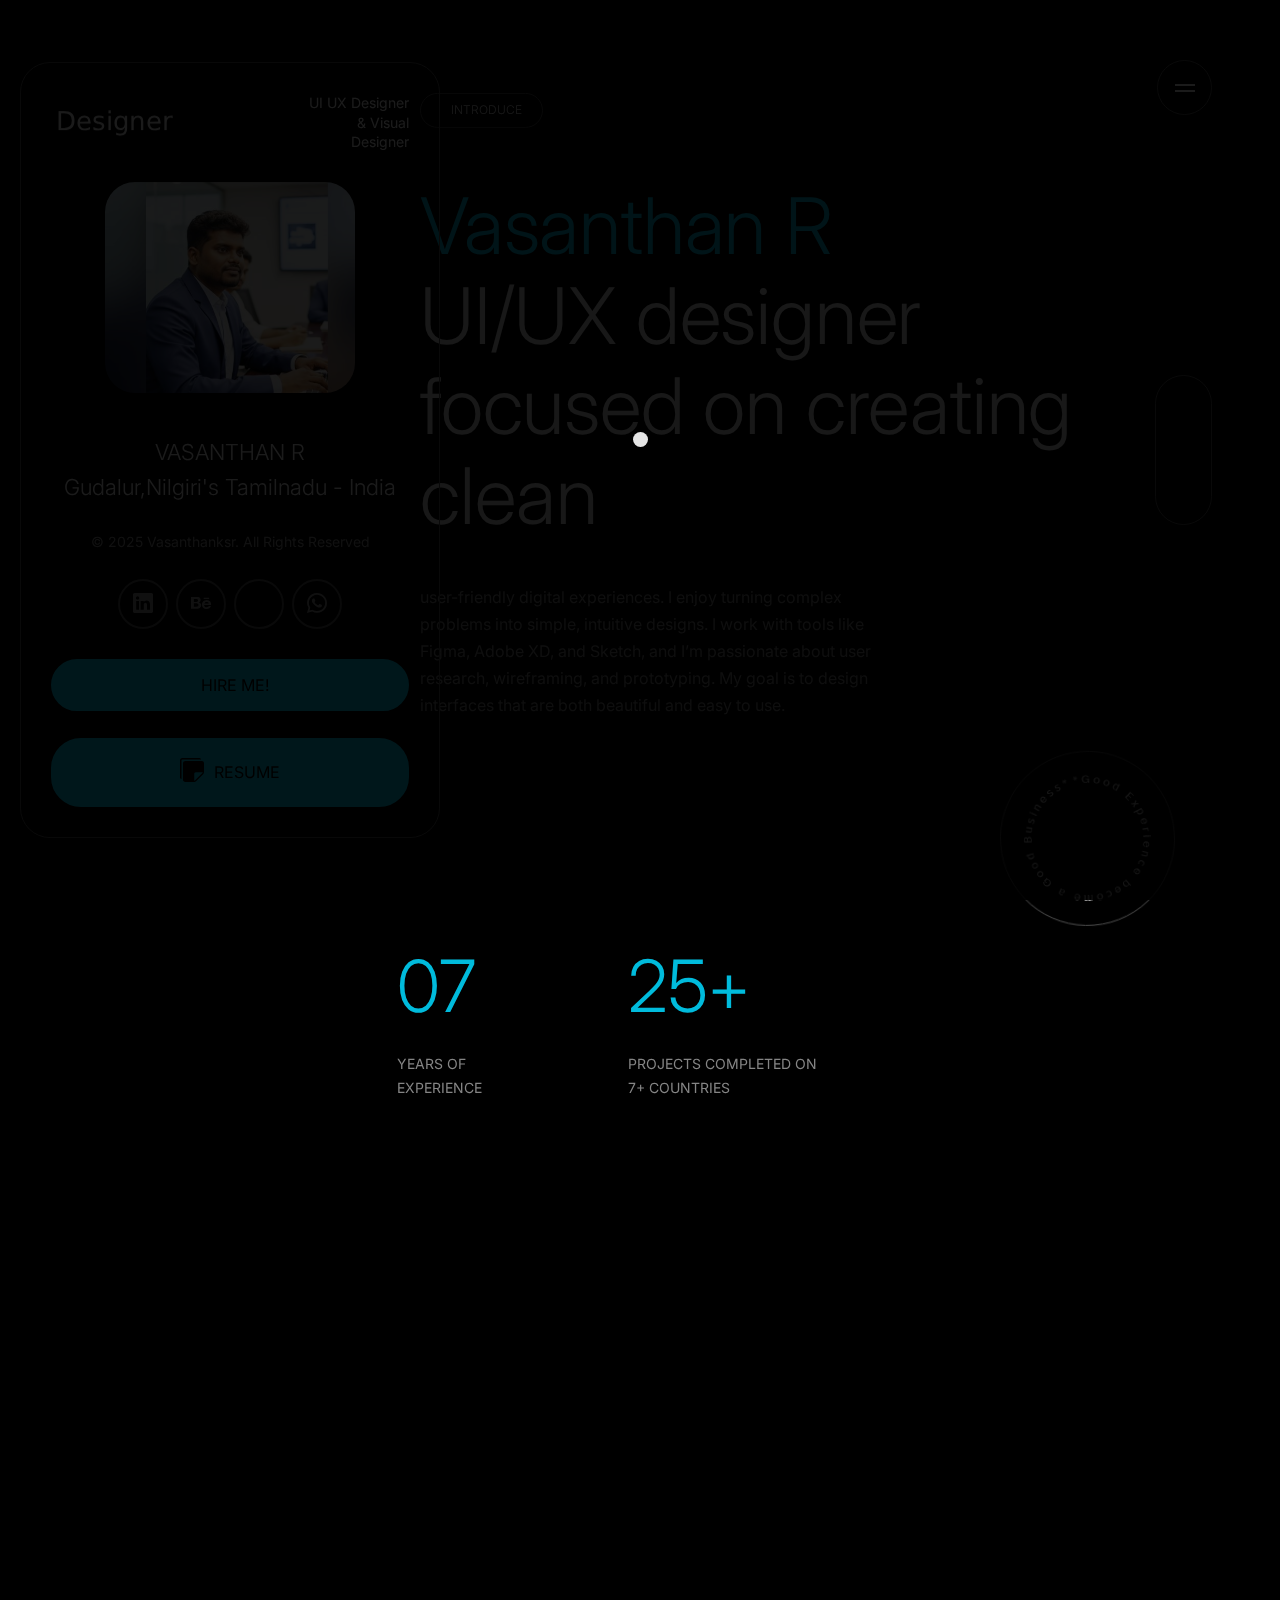
<file: index.html>
<!DOCTYPE html>
<html lang="en">

<head>
    <meta charset="UTF-8">
    <meta http-equiv="X-UA-Compatible" content="IE=edge">
    <meta name="viewport" content="width=device-width, initial-scale=1.0">
    <title>Vasanthan R UI/UX Designer</title>
    <link rel="icon" type="image/x-icon" href="./assets/images/favicon.png">

    <!-- Font -->
    <link rel="preconnect" href="https://fonts.googleapis.com">
    <link rel="preconnect" href="https://fonts.gstatic.com" crossorigin>
    <link href="https://fonts.googleapis.com/css2?family=Inter:wght@100;200;300;400;500;600;700;800;900&display=swap" rel="stylesheet">

    <!-- Stylesheet -->
    <link rel="stylesheet" href="https://maxst.icons8.com/vue-static/landings/line-awesome/line-awesome/1.3.0/css/line-awesome.min.css">
    
    <link rel="stylesheet" href="https://cdn.jsdelivr.net/npm/bootstrap-icons@1.13.1/font/bootstrap-icons.min.css">
    <link href="./assets/css/bootstrap.min.css" rel="stylesheet">
    <link rel="stylesheet" href="./assets/css/owl.carousel.min.css">
    <link rel="stylesheet" href="./assets/css/owl.theme.default.min.css">
    <link rel="stylesheet" href="./assets/css/animate.min.css">
    <link rel="stylesheet" href="./assets/css/smooth-scrollbar.css">
    <link rel="stylesheet" href="./assets/css/lightbox.min.css">

    <link rel="stylesheet" href="./assets/css/style.css">
    <link rel="stylesheet" href="./assets/css/responsive.css">

</head>

<body class="home1-page">

      

    <div class="page-loader">
        <div class="bounceball"></div>
    </div>

    <span class="icon-menu">
        <span class="bar"></span>
    <span class="bar"></span>
    </span>

  

    <div class="responsive-sidebar-menu">
        <div class="overlay"></div>
        <div class="sidebar-menu-inner">
            <div class="menu-wrap">
                <p>Menu</p>
                <ul class="menu scroll-nav-responsive d-flex">
                    <li>
                        <a class="scroll-to" href="#home">
                            <i class="las la-home"></i> <span>Home</span>
                        </a>
                    </li>
                    <li>
                        <a class="scroll-to" href="#about">
                            <i class="lar la-user"></i> <span>About</span>
                        </a>
                    </li>
                    <li>
                        <a class="scroll-to" href="#resume">
                            <i class="las la-briefcase"></i> <span>Resume</span>
                        </a>
                    </li>
                    <li>
                        <a class="scroll-to" href="#services">
                            <i class="las la-stream"></i> <span>Services</span>
                        </a>
                    </li>
                    <li>
                        <a class="scroll-to" href="#skills">
                            <i class="las la-shapes"></i> <span>Skills</span>
                        </a>
                    </li>
                    <li>
                        <a class="scroll-to" href="#portfolio">
                            <i class="las la-grip-vertical"></i> <span>Portfolios</span>
                        </a>
                    </li>
                    <!-- <li>
                        <a class="scroll-to" href="#testimonial">
                            <i class="lar la-comment"></i> <span>Testimonial</span>
                        </a>
                    </li> -->
                    <!-- <li>
                        <a class="scroll-to" href="#contact">
                            <i class="las la-envelope"></i> <span>Contact</span>
                        </a>
                    </li> -->
                </ul>
            </div>

            <div class="sidebar-social">
                <p>Social</p>
                <ul class="social-links d-flex align-items-center">
                    <li>
                <a href="https://www.linkedin.com/in/vasanthan-r-80901a205?utm_source=share&utm_campaign=share_via&utm_content=profile&utm_medium=android_app"><i class="bi bi-linkedin"></i></a>
            </li>
            <li>
                <a href="https://www.behance.net/vasanthanr"><i class="bi bi-behance"></i></a>
            </li>
            <li>
                <a href="https://www.instagram.com/vasanthanksr?igsh=cXlmdnhxdjFiYWo="><i class="lab la-instagram"></i></a>
            </li>
            <li>
                <a href="https://wa.me/qr/MT6G6PYSQZXEA1"><i class="bi bi-whatsapp"></i></a>
            </li>
                </ul>
            </div>
        </div>
    </div>

    <ul class="menu scroll-nav d-flex">
        <li>
            <a class="scroll-to" href="#home">
                <span>Home</span> <i class="las la-home"></i>
            </a>
        </li>
        <li>
            <a class="scroll-to" href="#about">
                <span>About</span> <i class="lar la-user"></i>
            </a>
        </li>
        <li>
            <a class="scroll-to" href="#resume">
                <span>Resume</span> <i class="las la-briefcase"></i>
            </a>
        </li>
        <li>
            <a href="#services">
                <span>Services</span> <i class="las la-stream"></i>
            </a>
        </li>
        <li>
            <a class="scroll-to" href="#skills">
                <span>Skills</span> <i class="las la-shapes"></i>
            </a>
        </li>
        <li>
            <a class="scroll-to" href="#portfolio">
                <span>Portfolios</span> <i class="las la-grip-vertical"></i>
            </a>
        </li>
        <!-- <li>
            <a class="scroll-to" href="#testimonial">
                <span>Testimonial</span> <i class="lar la-comment"></i>
            </a>
        </li>
        <li>
            <a class="scroll-to" href="#contact">
                <span>Contact</span> <i class="las la-envelope"></i>
            </a>
        </li> -->
    </ul>

    <div class="left-sidebar">
        <div class="sidebar-header d-flex align-items-center justify-content-between">
            <img src="./assets/images/logo.png" alt="Vasanthan ksr">
            <span class="designation">UI UX Designer & Visual Designer</span>
        </div>
        <img class="me" src="./assets/images/vasanthanr.jpg" alt="vasanthanksr">
        <h2 class="email">VASANTHAN R</h2>
        <h2 class="address">Gudalur,Nilgiri's Tamilnadu - India </h2>
        <p class="copyright">&copy; 2025 Vasanthanksr. All Rights Reserved</p>
        <ul class="social-profile d-flex align-items-center flex-wrap justify-content-center">
            <li>
                <a href="https://www.linkedin.com/in/vasanthan-r-80901a205?utm_source=share&utm_campaign=share_via&utm_content=profile&utm_medium=android_app"><i class="bi bi-linkedin"></i></a>
            </li>
            <li>
                <a href="https://www.behance.net/vasanthanr"><i class="bi bi-behance"></i></a>
            </li>
            <li>
                <a href="https://www.instagram.com/vasanthanksr?igsh=cXlmdnhxdjFiYWo="><i class="lab la-instagram"></i></a>
            </li>
            <li>
                <a href="https://wa.me/qr/MT6G6PYSQZXEA1"><i class="bi bi-whatsapp"></i></a>
            </li>
        </ul>
        <a href="mailto:vasanthanksr07" class="theme-btn">
            <i class="las la-envelope"></i> Hire Me!
        </a><br><br>
        <a href="https://shorturl.at/hTZoe" target=_blank class="theme-btn">
            <i class="bi bi-stickies-fill"></i>Resume
        </a>
    </div>

    <main class="drake-main">
        <div id="smooth-wrapper">
            <div id="smooth-content">

                <div class="left-sidebar">
                    <div class="sidebar-header d-flex align-items-center justify-content-between">
                        <img src="./assets/images/logo.png" alt="Logo">
                        <span class="designation">UI UX Designer & Visual Designer</span>
                    </div>
                    <img class="me" src="./assets/images/vasanthanr.jpg" alt="vasanthan ksr">
                    <h2 class="email">VASANTHAN R</h2>
                    <h2 class="address">Gudalur,Nilgiri's <br> Tamilnadu - India</h2>
                    <p class="copyright">&copy; 2025 Vasanthanksr. All Rights Reserved</p>
                    <ul class="social-profile d-flex align-items-center flex-wrap justify-content-center">
                        <li>
                <a href="https://www.linkedin.com/in/vasanthan-r-80901a205?utm_source=share&utm_campaign=share_via&utm_content=profile&utm_medium=android_app"><i class="bi bi-linkedin"></i></a>
            </li>
            <li>
                <a href="https://www.behance.net/vasanthanr"><i class="bi bi-behance"></i></a>
            </li>
            <li>
                <a href="https://www.instagram.com/vasanthanksr?igsh=cXlmdnhxdjFiYWo="><i class="lab la-instagram"></i></a>
            </li>
            <li>
                <a href="https://wa.me/qr/MT6G6PYSQZXEA1"><i class="bi bi-whatsapp"></i></a>
            </li>
        </ul>
        <a href="mailto:vasanthanksr07" class="theme-btn">
            <i class="las la-envelope"></i> Hire Me!
        </a><br><br>
         <a href="https://shorturl.at/hTZoe" target=_blank class="theme-btn">
            <i class="bi bi-stickies-fill"></i> Resume
        </a>
                </div>

                <section class="hero-section page-section scroll-to-page" id="home">

                    <div class="custom-container">
                        <div class="hero-content content-width">
                            <div class="section-header">
                                <h4 class="subtitle scroll-animation" data-animation="fade_from_bottom">
                                    <i class="las la-home"></i> Introduce
                                </h4>
                                <h1 class="scroll-animation" data-animation="fade_from_bottom"><span>Vasanthan R </span> <br>UI/UX designer focused on creating clean</h1>
                            </div>
                            <p class="scroll-animation" data-animation="fade_from_bottom">user-friendly digital experiences. I enjoy turning complex problems into simple, intuitive designs.

I work with tools like Figma, Adobe XD, and Sketch, and I’m passionate about user research, wireframing, and prototyping. My goal is to design interfaces that are both beautiful and easy to use.</p>
                            <a href="#portfolio" class="go-to-project-btn scroll-to scroll-animation" data-animation="rotate_up">
                                <img src="./assets/images/round-text.png" alt="Rounded text">
                                <i class="las la-arrow-down"></i>
                            </a>

                            <div class="facts d-flex">
                                <div class="left scroll-animation" data-animation="fade_from_left">
                                    <h1>07</h1>
                                    <p>Years of <br>Experience</p>
                                </div>
                                <div class="right scroll-animation" data-animation="fade_from_right">
                                    <h1>25+</h1>
                                    <p>projects completed on <br>7+ countries</p>
                                </div>
                            </div>
                        </div>
                    </div>
                </section>

                <section class="about-area page-section scroll-to-page" id="about">
                    <div class="custom-container">
                        <div class="about-content content-width">
                            <div class="section-header">
                                <h4 class="subtitle scroll-animation" data-animation="fade_from_bottom">
                                    <i class="lar la-user"></i> About
                                </h4>
                                <h1 class="scroll-animation" data-animation="fade_from_bottom">Every great design begin with<br> an even <span>better story</span></h1>
                            </div>
                            <p class="scroll-animation" data-animation="fade_from_bottom">I’m vasanthan R, a UI/UX designer with 7 years of experience creating user-centered digital products. Over the years, I’ve worked across various industries, helping brands design intuitive and engaging user experiences.
Currently, I’m working as a freelancer, collaborating with clients on web and mobile design projects. I enjoy turning complex ideas into clean, thoughtful interfaces, and I’m always looking to learn and grow through new challenges.</p>
                        </div>
                    </div>
                </section>


                <section class="resume-area page-section scroll-to-page" id="resume">
                    <div class="custom-container">
                        <div class="resume-content content-width">
                            <div class="section-header">
                                <h4 class="subtitle scroll-animation" data-animation="fade_from_bottom">
                                    <i class="las la-briefcase"></i> Resume
                                </h4>
                                <h1 class="scroll-animation" data-animation="fade_from_bottom"> <span>Experience</span> </h1>
                            </div>

                            <div class="resume-timeline">
                                <div class="item scroll-animation" data-animation="fade_from_right">
                                    <span class="date">2025 - Present</span>
                                    <h2>UI UX Designer & Visual Designer</h2>
                                    <p>Freelance</p>
                                    <h2>Graphic Designer</h2>
                                    <p>Freelance</p>
                                </div>
                                <div class="item scroll-animation" data-animation="fade_from_right">
                                    <span class="date">2022 - 2024</span>
                                    <h2>UI UX Designer & Engineer Technology</h2>
                                    <p>Vericurl</p>
                                </div>
                                <div class="item scroll-animation" data-animation="fade_from_right">
                                    <span class="date">2021 - 2022</span>
                                    <h2>UI UX Designer</h2>
                                    <p>Minteck</p>
                                </div>
                                <div class="item scroll-animation" data-animation="fade_from_right">
                                    <span class="date">2019 - 2020</span>
                                    <h2>UI UX Designer</h2>
                                    <p>Adloggs Technologies Pvt Ltd</p>
                                </div>
                                <div class="item scroll-animation" data-animation="fade_from_right">
                                    <span class="date">2018 - 2019</span>
                                    <h2>Graphic Designer & Data Analyst</h2>
                                    <p>Kamsys Techsolutions Pvt Ltd</p>
                                </div>
                            </div>

                        </div>
                    </div>
                </section>


                <section class="services-area page-section scroll-to-page" id="services">
                    <div class="custom-container">
                        <div class="services-content content-width">
                            <div class="section-header">
                                <h4 class="subtitle scroll-animation" data-animation="fade_from_bottom">
                                    <i class="las la-stream"></i> Services
                                </h4>
                                <h1 class="scroll-animation" data-animation="fade_from_bottom">My <span>Specializations</span></h1>
                            </div>

                            <div class="services-items">
                                <div class="service-item scroll-animation" data-animation="fade_from_bottom">
                                    <i class="las la-bezier-curve"></i>
                                    <h2>Website Design & Mobile App</h2>
                                    <p>Website Design

Responsive Web Design -

Visual Design-

Landing Page Design-

Layout Design-

Typography-

Color Theory-

Branding & Identity-

Design Systems-

Style Guides-

Interaction Design-

Accessibility (WCAG Compliance)-

Cross-Browser Compatibility</p>
                                    <span class="projects">10 Projects</span>
                                </div>
                                <div class="service-item scroll-animation" data-animation="fade_from_bottom">
                                    <i class="las la-code"></i>
                                    <h2>Development</h2>
                                    <p>Bootstrap
Classic CSS framework for responsive layouts and UI components. - 
HTML is the structure of the web. It organizes content using tags like headings, paragraphs, images, links, and forms. Think of it as the skeleton of a webpage.

CSS is the style of the web. It controls layout, colors, fonts, spacing, and responsiveness. CSS makes websites visually appealing and adaptable to different screen sizes.
MJML is an open-source responsive email framework that makes it easy to design and code emails that look great on all devices. It uses a simplified, semantic syntax that’s compiled into responsive HTML—saving time and avoiding the usual headaches of email development.<br>
Marketing emails-

Transactional emails-

Newsletter templates-

Mobile-friendly email layouts</p>
                                    <span class="projects">5 Projects</span>
                                </div>
                                <div class="service-item scroll-animation" data-animation="fade_from_bottom">
                                    <i class="las la-bezier-curve"></i>
                                    <h2>Digital Marketing & SEO</h2>
                                    <p>Social Media Marketing is the use of platforms like Facebook, Instagram, and LinkedIn to promote products, build brand awareness, and connect with customers.



- Creating and sharing posts, images, and videos

- Talking to followers and replying to comments

- Running ads to reach more people

-Tracking results to see what works</p>
                                    <span class="projects">4 Projects</span>
                                </div>
                            </div>

                        </div>
                    </div>
                </section>


                <section class="skills-area page-section scroll-to-page" id="skills">
                    <div class="custom-container">
                        <div class="skills-content content-width">
                            <div class="section-header">
                                <h4 class="subtitle scroll-animation" data-animation="fade_from_bottom">
                                    <i class="las la-shapes"></i> my skills
                                </h4>
                                <h1 class="scroll-animation" data-animation="fade_from_bottom">My <span>Advantages</span></h1>
                            </div>

                            <div class="row skills text-center">
                                <div class="col-md-3 scroll-animation" data-animation="fade_from_left">
                                    <div class="skill">
                                        <div class="skill-inner">
                                            <img src="./assets/images/figma.png" alt="Figma">
                                            <h1 class="percent">92%</h1>
                                        </div>
                                        <p class="name">Figma</p>
                                    </div>
                                </div>
                                <div class="col-md-3 scroll-animation" data-animation="fade_from_bottom">
                                    <div class="skill">
                                        <div class="skill-inner">
                                            <img src="./assets/images/framer.png" alt="Framer">
                                            <h1 class="percent">85%</h1>
                                        </div>
                                        <p class="name">Adobe Photoshop</p>
                                    </div>
                                </div>
                                <div class="col-md-3 scroll-animation" data-animation="fade_from_top">
                                    <div class="skill">
                                        <div class="skill-inner">
                                            <img src="./assets/images/webflow.png" alt="Webflow">
                                            <h1 class="percent">80%</h1>
                                        </div>
                                        <p class="name">Adobe Illustrator</p>
                                    </div>
                                </div>
                                <div class="col-md-3 scroll-animation" data-animation="fade_from_right">
                                    <div class="skill">
                                        <div class="skill-inner">
                                            <img src="./assets/images/react.png" alt="React">
                                            <h1 class="percent">70%</h1>
                                        </div>
                                        <p class="name">Adobe XD  </p>
                                    </div>
                                </div>
                                <div class="col-md-3 scroll-animation" data-animation="fade_from_left">
                                    <div class="skill">
                                        <div class="skill-inner">
                                            <img src="./assets/images/wordpress.png" alt="WordPress">
                                            <h1 class="percent">70%</h1>
                                        </div>
                                        <p class="name">Balsamiq</p>
                                    </div>
                                </div>
                                <div class="col-md-3 scroll-animation" data-animation="fade_from_bottom">
                                    <div class="skill">
                                        <div class="skill-inner">
                                            <img src="./assets/images/laravel.png" alt="Laravel/PHP">
                                            <h1 class="percent">50%</h1>
                                        </div>
                                        <p class="name">Marketo</p>
                                    </div>
                                </div>
                                <div class="col-md-3 scroll-animation" data-animation="fade_from_bottom">
                                    <div class="skill">
                                        <div class="skill-inner">
                                            <img src="./assets/images/Premier.png" alt="Laravel/PHP">
                                            <h1 class="percent">50%</h1>
                                        </div>
                                        <p class="name">Adobe premiere</p>
                                    </div>
                                </div>

                                  <div class="col-md-3 scroll-animation" data-animation="fade_from_bottom">
                                    <div class="skill">
                                        <div class="skill-inner">
                                            <img src="./assets/images/Indesign.png" alt="Laravel/PHP">
                                            <h1 class="percent">60%</h1>
                                        </div>
                                        <p class="name">Adobe InDesign</p>
                                    </div>
                                </div>

                            </div>
                             

                        </div>
                    </div>
                </section>


                <section class="portfolio-area page-section scroll-to-page" id="portfolio">
                    <div class="custom-container">
                        <div class="portfolio-content content-width">
                            <div class="section-header">
                                <h4 class="subtitle scroll-animation" data-animation="fade_from_bottom">
                                    <i class="las la-grip-vertical"></i> portfolio
                                </h4>
                                <h1 class="scroll-animation" data-animation="fade_from_bottom">My <span>Projects</span></h1>
                            </div>

                            <div class="row portfolio-items">
                                <div class="col-md-12 scroll-animation" data-animation="fade_from_bottom">
                                    <div class="portfolio-item portfolio-full">
                                        <div class="portfolio-item-inner">
                                            <a href="./assets/images/portfolio1.jpg" data-lightbox="example-1">
                                                <img src="./assets/images/portfolio1.jpg" alt="vasanthanksr">
                                            </a>

                                            <ul class="portfolio-categories">
                                                <li>
                                                    <a href="">View</a>
                                                </li>
                                              
                                               
                                            </ul>
                                        </div>
                                        <h2><a href="">Image Processing</a></h2>
                                    </div>
                                </div>

                                <div class="col-md-6 scroll-animation" data-animation="fade_from_left">
                                    <div class="portfolio-item portfolio-half">
                                        <div class="portfolio-item-inner">
                                            <a href="./assets/images/portfolio2.jpg" data-lightbox="example-1">
                                                <img src="./assets/images/portfolio2.jpg" alt="vasanthanksr">
                                            </a>

                                            <img src="./assets/images/portfolio2.jpg" alt="vasanthanksr">

                                            <ul class="portfolio-categories">
                                                <li>
                                                    <a href="">Figma</a>
                                                </li>
                                               
                                            </ul>
                                        </div>
                                        <h2><a href="">Engaje Community</a></h2>
                                    </div>
                                </div>

                                <div class="col-md-6 scroll-animation" data-animation="fade_from_right">
                                    <div class="portfolio-item portfolio-half">
                                        <div class="portfolio-item-inner">
                                            <a href="./assets/images/portfolio3.jpg" data-lightbox="example-1">
                                                <img src="./assets/images/portfolio3.jpg" alt="vasanthanksr">
                                            </a>

                                            <ul class="portfolio-categories">
                                                <li>
                                                    <a href="">Figma</a>
                                                </li>
                                                
                                            </ul>
                                        </div>
                                        <h2><a href="">Anything Delivered</a></h2>
                                    </div>
                                </div>
                                <div class="col-md-6 scroll-animation" data-animation="fade_from_left">
                                    <div class="portfolio-item portfolio-half">
                                        <div class="portfolio-item-inner">
                                            <a href="./assets/images/portfolio8.png" data-lightbox="example-1">
                                                <img src="./assets/images/portfolio8.png" alt="vasanthanksr">
                                            </a>

                                            <img src="./assets/images/portfolio8.png" alt="vasanthanksr">

                                            <ul class="portfolio-categories">
                                                <li>
                                                    <a href="https://shorturl.at/TmB35"  target="_blank">Figma</a>
                                                </li>
                                               
                                            </ul>
                                        </div>
                                        <h2><a href="https://shorturl.at/TmB35"  target="_blank">Hosital Super App</a></h2>
                                    </div>
                                </div>

                                <div class="col-md-6 scroll-animation" data-animation="fade_from_right">
                                    <div class="portfolio-item portfolio-half">
                                        <div class="portfolio-item-inner">
                                            <a href="./assets/images/portfo2png.png" data-lightbox="Bank">
                                                <img src="./assets/images/portfo2png.png" alt="Bank">
                                            </a>

                                            <ul class="portfolio-categories">
                                                <li>
                                                    <a href="https://l1nq.com/Gyseq"  target="_blank">Figma</a>
                                                </li>
                                                
                                            </ul>
                                        </div>
                                        <h2><a href="https://l1nq.com/Gyseq"  target="_blank">Bank Super App</a></h2>
                                    </div>
                                </div>

                                <div class="col-md-12 scroll-animation" data-animation="fade_from_bottom">
                                    <div class="portfolio-item portfolio-half">
                                        <div class="portfolio-item-inner">
                                            <a href="./assets/images/portfolio4.png" data-lightbox="example-1">
                                                <img src="./assets/images/portfolio4.png" alt="vasanthanksr">
                                            </a>

                                            <ul class="portfolio-categories">
                                                <li>
                                                    <a href="https://www.behance.net/gallery/212853383/Nearle"  target="_blank">Figma</a>
                                                </li>
                                               
                                            </ul>
                                        </div>
                                        <h2><a href="">Nearle</a></h2>
                                    </div>
                                </div>
                                <div class="col-md-12 scroll-animation" data-animation="fade_from_bottom">
                                    <div class="portfolio-item portfolio-half">
                                        <div class="portfolio-item-inner">
                                            <a href="./assets/images/portfolio6.png" data-lightbox="example-1">
                                                <img src="./assets/images/portfolio6.png" alt="vasanthanksr">
                                            </a>

                                            <ul class="portfolio-categories">
                                                <li>
                                                    <a href="https://www.behance.net/gallery/138857017/mindteck-poster-and-engaje-posters"  target="_blank">vasanthanksr</a>
                                                </li>
                                               
                                            </ul>
                                        </div>
                                        <h2><a href="https://www.behance.net/gallery/138857017/mindteck-poster-and-engaje-posters"  target="_blank">Mindteck - Projects</a></h2>
                                    </div>
                                </div>
                                <div class="col-md-6 scroll-animation" data-animation="fade_from_left">
                                    <div class="portfolio-item portfolio-half">
                                        <div class="portfolio-item-inner">
                                            <a href="./assets/images/portfolio9.png" data-lightbox="example-1">
                                                <img src="./assets/images/portfolio9.png" alt="Ecommerce">
                                            </a>

                                            <img src="./assets/images/portfolio9.png" alt="Ecommerce">

                                            <ul class="portfolio-categories">
                                                <li>
                                                    <a href="">Figma</a>
                                                </li>
                                               
                                            </ul>
                                        </div>
                                        <h2><a href="">Ecommerce Super App - Coming Soon</a></h2>
                                    </div>
                                </div>

                                <div class="col-md-6 scroll-animation" data-animation="fade_from_right">
                                    <div class="portfolio-item portfolio-half">
                                        <div class="portfolio-item-inner">
                                            <a href="../assets/images/portfolio7.png" data-lightbox="example-1">
                                                <img src="./assets/images/portfolio7.png" alt="Musiq App">
                                            </a>

                                            <ul class="portfolio-categories">
                                                <li>
                                                    <a href="https://www.figma.com/proto/e9UL9weCrYd0VCPU5ETjF0/WebSite?node-id=66-670&t=uDTOygtx3HQKMCmH-0&scaling=min-zoom&content-scaling=fixed&page-id=0%3A1&starting-point-node-id=66%3A670"  target="_blank">Figma</a>
                                                </li>
                                               
                                            </ul>
                                        </div>
                                        <h2><a href="https://www.behance.net/gallery/199695553/MuziQ-App"  target="_blank">Musiq App</a></h2>
                                    </div>
                                </div>

                               

                                <div class="col-md-12 scroll-animation" data-animation="fade_from_bottom">
                                    <div class="portfolio-item portfolio-half">
                                        <div class="portfolio-item-inner">
                                            <a href="./assets/images/portfolio5.jpg" data-lightbox="example-1">
                                                <img src="./assets/images/portfolio5.jpg" alt="Freelancer">
                                            </a>

                                            <ul class="portfolio-categories">
                                                <li>
                                                    <a href="https://www.behance.net/gallery/213182541/Email-Marketing">Figma</a>
                                                </li>
                                                <li>
                                                    <a href="https://www.behance.net/gallery/213182541/Email-Marketing"  target="_blank"></a>
                                                </li>
                                            </ul>
                                        </div>
                                        <h2><a href="https://www.behance.net/gallery/213182541/Email-Marketing"  target="_blank">Freelancer</a></h2>
                                    </div>
                                </div>

 <div class="col-md-6 scroll-animation" data-animation="fade_from_left">
                                    <div class="portfolio-item portfolio-half">
                                        <div class="portfolio-item-inner">
                                            <a href="./assets/images/portfolio11.jpg" data-lightbox="example-1">
                                                <img src="./assets/images/portfolio11.jpg" alt="Insurance">
                                            </a>

                                            <img src="./assets/images/portfolio11.jpg" alt="Insurance">

                                            <ul class="portfolio-categories">
                                                <li>
                                                    <a href="https://shorturl.at/YrEPX"  target="_blank">Figma</a>
                                                </li>
                                               
                                            </ul>
                                        </div>
                                        <h2><a href="https://www.figma.com/proto/e9UL9weCrYd0VCPU5ETjF0/WebSite?node-id=2764-7463&t=mhULenUBx565Z3Pb-0&scaling=min-zoom&content-scaling=fixed&page-id=0%3A1&starting-point-node-id=2764%3A7463"  target="_blank"> Landing page Insurance</a></h2>
                                    </div>
                                </div>
 <div class="col-md-6 scroll-animation" data-animation="fade_from_left">
                                    <div class="portfolio-item portfolio-half">
                                        <div class="portfolio-item-inner">
                                            <a href="./assets/images/wed.png" data-lightbox="example-1">
                                                <img src="./assets/images/wed.png" alt="Wedplanner">
                                            </a>

                                            <img src="./assets/images/wed.png" alt="Wedplanner">

                                            <ul class="portfolio-categories">
                                                <li>
                                                    <a href="https://shorturl.at/fpqzy"  target="_blank">Figma</a>
                                                </li>
                                               
                                            </ul>
                                        </div>
                                        <h2><a href="https://shorturl.at/fpqzy"  target="_blank">Landing page Wedding planner </a></h2>
                                    </div>
                                </div>







                                <div class="col-md-12 scroll-animation" data-animation="fade_from_bottom">
                                    <div class="portfolio-item portfolio-half">
                                        <div class="portfolio-item-inner">
                                            <a href="./assets/images/portfolio10.jpg" data-lightbox="example-1">
                                                <img src="./assets/images/portfolio10.jpg" alt="Design">
                                            </a>

                                            <ul class="portfolio-categories">
                                                <li>
                                                    <a href="#">Figma</a>
                                                </li>
                                                <li>
                                                    <a href="https://www.behance.net/gallery/213182541/Email-Marketing"  target="_blank"></a>
                                                </li>
                                            </ul>
                                        </div>
                                        <h2><a href="https://www.behance.net/gallery/213182541/Email-Marketing"  target="_blank">Verticurl-Digital Marketing/Email Marketing/Landing page</a></h2>
                                    </div>
                                </div>
                            </div>

                        </div>
                    </div>
                </section>
               


              
            </div>
        </div>
    </main>


    <script src="./assets/js/jquery.js"></script>
    <script src="./assets/js/bootstrap.bundle.min.js"></script>
    <script src="./assets/js/owl.carousel.js"></script>
    <script src="./assets/js/gsap.min.js"></script>
    <script src="./assets/js/ScrollTrigger.min.js"></script>
    <script src="./assets/js/ScrollToPlugin.min.js"></script>
    <script src="./assets/js/lightbox.min.js"></script>

    <script src="./assets/js/main.js"></script>
    <script src="./assets/js/ajax-form.js"></script>
    <script src="./assets/js/color.js"></script>
</body>

</html>
</file>
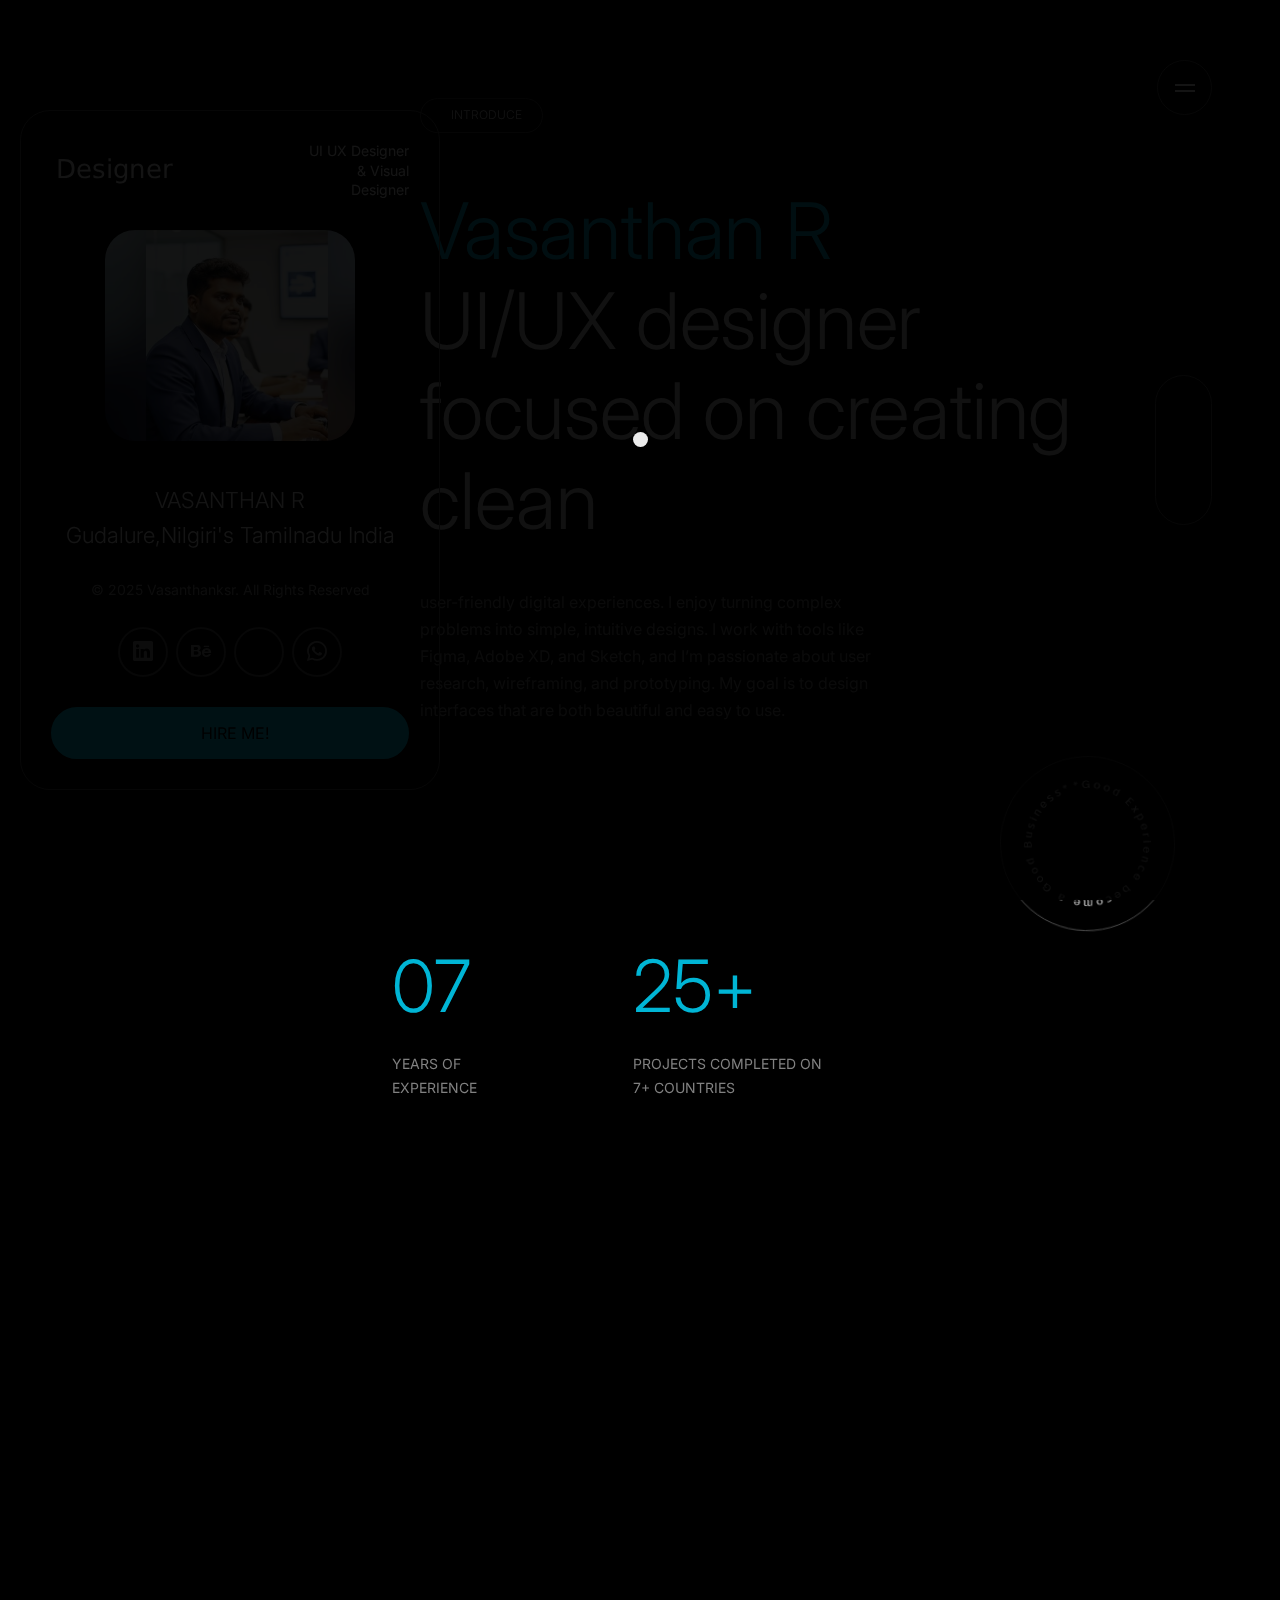
<file: Index.html>
<!DOCTYPE html>
<html lang="en">

<head>
    <meta charset="UTF-8">
    <meta http-equiv="X-UA-Compatible" content="IE=edge">
    <meta name="viewport" content="width=device-width, initial-scale=1.0">
    <title>Vasanthan R UI/UX Designer</title>
    <link rel="icon" type="image/x-icon" href="./assets/images/favicon.png">

    <!-- Font -->
    <link rel="preconnect" href="https://fonts.googleapis.com">
    <link rel="preconnect" href="https://fonts.gstatic.com" crossorigin>
    <link href="https://fonts.googleapis.com/css2?family=Inter:wght@100;200;300;400;500;600;700;800;900&display=swap" rel="stylesheet">

    <!-- Stylesheet -->
    <link rel="stylesheet" href="https://maxst.icons8.com/vue-static/landings/line-awesome/line-awesome/1.3.0/css/line-awesome.min.css">
    
    <link rel="stylesheet" href="https://cdn.jsdelivr.net/npm/bootstrap-icons@1.13.1/font/bootstrap-icons.min.css">
    <link href="./assets/css/bootstrap.min.css" rel="stylesheet">
    <link rel="stylesheet" href="./assets/css/owl.carousel.min.css">
    <link rel="stylesheet" href="./assets/css/owl.theme.default.min.css">
    <link rel="stylesheet" href="./assets/css/animate.min.css">
    <link rel="stylesheet" href="./assets/css/smooth-scrollbar.css">
    <link rel="stylesheet" href="./assets/css/lightbox.min.css">

    <link rel="stylesheet" href="./assets/css/style.css">
    <link rel="stylesheet" href="./assets/css/responsive.css">

</head>

<body class="home1-page">

    <video class="body-overlay" muted autoplay loop>
        <source src="./assets/images/video1.mp4" type="video/mp4">
    </video>

    <div class="page-loader">
        <div class="bounceball"></div>
    </div>

    <span class="icon-menu">
        <span class="bar"></span>
    <span class="bar"></span>
    </span>

  

    <div class="responsive-sidebar-menu">
        <div class="overlay"></div>
        <div class="sidebar-menu-inner">
            <div class="menu-wrap">
                <p>Menu</p>
                <ul class="menu scroll-nav-responsive d-flex">
                    <li>
                        <a class="scroll-to" href="#home">
                            <i class="las la-home"></i> <span>Home</span>
                        </a>
                    </li>
                    <li>
                        <a class="scroll-to" href="#about">
                            <i class="lar la-user"></i> <span>About</span>
                        </a>
                    </li>
                    <li>
                        <a class="scroll-to" href="#resume">
                            <i class="las la-briefcase"></i> <span>Resume</span>
                        </a>
                    </li>
                    <li>
                        <a class="scroll-to" href="#services">
                            <i class="las la-stream"></i> <span>Services</span>
                        </a>
                    </li>
                    <li>
                        <a class="scroll-to" href="#skills">
                            <i class="las la-shapes"></i> <span>Skills</span>
                        </a>
                    </li>
                    <li>
                        <a class="scroll-to" href="#portfolio">
                            <i class="las la-grip-vertical"></i> <span>Portfolios</span>
                        </a>
                    </li>
                    <!-- <li>
                        <a class="scroll-to" href="#testimonial">
                            <i class="lar la-comment"></i> <span>Testimonial</span>
                        </a>
                    </li> -->
                    <!-- <li>
                        <a class="scroll-to" href="#contact">
                            <i class="las la-envelope"></i> <span>Contact</span>
                        </a>
                    </li> -->
                </ul>
            </div>

            <div class="sidebar-social">
                <p>Social</p>
                <ul class="social-links d-flex align-items-center">
                    <li>
                <a href="https://www.linkedin.com/in/vasanthan-r-80901a205?utm_source=share&utm_campaign=share_via&utm_content=profile&utm_medium=android_app"><i class="bi bi-linkedin"></i></a>
            </li>
            <li>
                <a href="https://www.behance.net/vasanthanr"><i class="bi bi-behance"></i></a>
            </li>
            <li>
                <a href="https://www.instagram.com/vasanthanksr?igsh=cXlmdnhxdjFiYWo="><i class="lab la-instagram"></i></a>
            </li>
            <li>
                <a href="https://wa.me/qr/MT6G6PYSQZXEA1"><i class="bi bi-whatsapp"></i></a>
            </li>
                </ul>
            </div>
        </div>
    </div>

    <ul class="menu scroll-nav d-flex">
        <li>
            <a class="scroll-to" href="#home">
                <span>Home</span> <i class="las la-home"></i>
            </a>
        </li>
        <li>
            <a class="scroll-to" href="#about">
                <span>About</span> <i class="lar la-user"></i>
            </a>
        </li>
        <li>
            <a class="scroll-to" href="#resume">
                <span>Resume</span> <i class="las la-briefcase"></i>
            </a>
        </li>
        <li>
            <a href="#services">
                <span>Services</span> <i class="las la-stream"></i>
            </a>
        </li>
        <li>
            <a class="scroll-to" href="#skills">
                <span>Skills</span> <i class="las la-shapes"></i>
            </a>
        </li>
        <li>
            <a class="scroll-to" href="#portfolio">
                <span>Portfolios</span> <i class="las la-grip-vertical"></i>
            </a>
        </li>
        <!-- <li>
            <a class="scroll-to" href="#testimonial">
                <span>Testimonial</span> <i class="lar la-comment"></i>
            </a>
        </li>
        <li>
            <a class="scroll-to" href="#contact">
                <span>Contact</span> <i class="las la-envelope"></i>
            </a>
        </li> -->
    </ul>

    <div class="left-sidebar">
        <div class="sidebar-header d-flex align-items-center justify-content-between">
            <img src="./assets/images/logo.png" alt="Vasanthan ksr">
            <span class="designation">UI UX Designer & Visual Designer</span>
        </div>
        <img class="me" src="./assets/images/vasanthanr.jpg" alt="vasanthanksr">
        <h2 class="email">VASANTHAN R</h2>
        <h2 class="address">Gudalure,Nilgiri's Tamilnadu India </h2>
        <p class="copyright">&copy; 2025 Vasanthanksr. All Rights Reserved</p>
        <ul class="social-profile d-flex align-items-center flex-wrap justify-content-center">
            <li>
                <a href="https://www.linkedin.com/in/vasanthan-r-80901a205?utm_source=share&utm_campaign=share_via&utm_content=profile&utm_medium=android_app"><i class="bi bi-linkedin"></i></a>
            </li>
            <li>
                <a href="https://www.behance.net/vasanthanr"><i class="bi bi-behance"></i></a>
            </li>
            <li>
                <a href="https://www.instagram.com/vasanthanksr?igsh=cXlmdnhxdjFiYWo="><i class="lab la-instagram"></i></a>
            </li>
            <li>
                <a href="https://wa.me/qr/MT6G6PYSQZXEA1"><i class="bi bi-whatsapp"></i></a>
            </li>
        </ul>
        <a href="mailto:vasanthanksr07" class="theme-btn">
            <i class="las la-envelope"></i> Hire Me!
        </a>
    </div>

    <main class="drake-main">
        <div id="smooth-wrapper">
            <div id="smooth-content">

                <div class="left-sidebar">
                    <div class="sidebar-header d-flex align-items-center justify-content-between">
                        <img src="./assets/images/logo.png" alt="Logo">
                        <span class="designation">UI UX Designer & Visual Designer</span>
                    </div>
                    <img class="me" src="./assets/images/vasanthanr.jpg" alt="vasanthan ksr">
                    <h2 class="email">VASANTHAN R</h2>
                    <h2 class="address">Gudalure,Nilgiri's <br> Tamilnadu India</h2>
                    <p class="copyright">&copy; 2025 Vasanthanksr. All Rights Reserved</p>
                    <ul class="social-profile d-flex align-items-center flex-wrap justify-content-center">
                        <li>
                <a href="https://www.linkedin.com/in/vasanthan-r-80901a205?utm_source=share&utm_campaign=share_via&utm_content=profile&utm_medium=android_app"><i class="bi bi-linkedin"></i></a>
            </li>
            <li>
                <a href="https://www.behance.net/vasanthanr"><i class="bi bi-behance"></i></a>
            </li>
            <li>
                <a href="https://www.instagram.com/vasanthanksr?igsh=cXlmdnhxdjFiYWo="><i class="lab la-instagram"></i></a>
            </li>
            <li>
                <a href="https://wa.me/qr/MT6G6PYSQZXEA1"><i class="bi bi-whatsapp"></i></a>
            </li>
        </ul>
        <a href="mailto:vasanthanksr07" class="theme-btn">
            <i class="las la-envelope"></i> Hire Me!
        </a>
                </div>

                <section class="hero-section page-section scroll-to-page" id="home">

                    <div class="custom-container">
                        <div class="hero-content content-width">
                            <div class="section-header">
                                <h4 class="subtitle scroll-animation" data-animation="fade_from_bottom">
                                    <i class="las la-home"></i> Introduce
                                </h4>
                                <h1 class="scroll-animation" data-animation="fade_from_bottom"><span>Vasanthan R </span> <br>UI/UX designer focused on creating clean</h1>
                            </div>
                            <p class="scroll-animation" data-animation="fade_from_bottom">user-friendly digital experiences. I enjoy turning complex problems into simple, intuitive designs.

I work with tools like Figma, Adobe XD, and Sketch, and I’m passionate about user research, wireframing, and prototyping. My goal is to design interfaces that are both beautiful and easy to use.</p>
                            <a href="#portfolio" class="go-to-project-btn scroll-to scroll-animation" data-animation="rotate_up">
                                <img src="./assets/images/round-text.png" alt="Rounded text">
                                <i class="las la-arrow-down"></i>
                            </a>

                            <div class="facts d-flex">
                                <div class="left scroll-animation" data-animation="fade_from_left">
                                    <h1>07</h1>
                                    <p>Years of <br>Experience</p>
                                </div>
                                <div class="right scroll-animation" data-animation="fade_from_right">
                                    <h1>25+</h1>
                                    <p>projects completed on <br>7+ countries</p>
                                </div>
                            </div>
                        </div>
                    </div>
                </section>

                <section class="about-area page-section scroll-to-page" id="about">
                    <div class="custom-container">
                        <div class="about-content content-width">
                            <div class="section-header">
                                <h4 class="subtitle scroll-animation" data-animation="fade_from_bottom">
                                    <i class="lar la-user"></i> About
                                </h4>
                                <h1 class="scroll-animation" data-animation="fade_from_bottom">Every great design begin with<br> an even <span>better story</span></h1>
                            </div>
                            <p class="scroll-animation" data-animation="fade_from_bottom">Since beginning my journey as a freelance designer nearly 8 years ago, I've done remote work for agencies, consulted for startups, and collaborated with talented people to create digital products for both business and consumer
                                use. I'm quietly confident, naturally curious, and perpetually working on improving my chopsone design problem at a time.</p>
                        </div>
                    </div>
                </section>


                <section class="resume-area page-section scroll-to-page" id="resume">
                    <div class="custom-container">
                        <div class="resume-content content-width">
                            <div class="section-header">
                                <h4 class="subtitle scroll-animation" data-animation="fade_from_bottom">
                                    <i class="las la-briefcase"></i> Resume
                                </h4>
                                <h1 class="scroll-animation" data-animation="fade_from_bottom"> <span>Experience</span> & Education </h1>
                            </div>

                            <div class="resume-timeline">
                                <div class="item scroll-animation" data-animation="fade_from_right">
                                    <span class="date">2025 - Present</span>
                                    <h2>UI UX Designer & Visual Designer</h2>
                                    <p>Freelance</p>
                                    <h2>Graphic Designer</h2>
                                    <p>Freelance</p>
                                </div>
                                <div class="item scroll-animation" data-animation="fade_from_right">
                                    <span class="date">2022 - 2024</span>
                                    <h2>UI UX Designer & Engineer Technology</h2>
                                    <p>Vericurl</p>
                                </div>
                                <div class="item scroll-animation" data-animation="fade_from_right">
                                    <span class="date">2021 - 2022</span>
                                    <h2>UI UX Designer</h2>
                                    <p>Minteck</p>
                                </div>
                                <div class="item scroll-animation" data-animation="fade_from_right">
                                    <span class="date">2019 - 2020</span>
                                    <h2>UI UX Designer</h2>
                                    <p>Adloggs Technologies Pvt Ltd</p>
                                </div>
                                <div class="item scroll-animation" data-animation="fade_from_right">
                                    <span class="date">2018 - 2019</span>
                                    <h2>Graphic Designer & Data Analyst</h2>
                                    <p>Kamsys Techsolutions Pvt Ltd</p>
                                </div>
                            </div>

                        </div>
                    </div>
                </section>


                <section class="services-area page-section scroll-to-page" id="services">
                    <div class="custom-container">
                        <div class="services-content content-width">
                            <div class="section-header">
                                <h4 class="subtitle scroll-animation" data-animation="fade_from_bottom">
                                    <i class="las la-stream"></i> Services
                                </h4>
                                <h1 class="scroll-animation" data-animation="fade_from_bottom">My <span>Specializations</span></h1>
                            </div>

                            <div class="services-items">
                                <div class="service-item scroll-animation" data-animation="fade_from_bottom">
                                    <i class="las la-bezier-curve"></i>
                                    <h2>Website Design & Mobile App</h2>
                                    <p>Website Design

Responsive Web Design -

Visual Design-

Landing Page Design-

Layout Design-

Typography-

Color Theory-

Branding & Identity-

Design Systems-

Style Guides-

Interaction Design-

Accessibility (WCAG Compliance)-

Cross-Browser Compatibility</p>
                                    <span class="projects">10 Projects</span>
                                </div>
                                <div class="service-item scroll-animation" data-animation="fade_from_bottom">
                                    <i class="las la-code"></i>
                                    <h2>Development</h2>
                                    <p>Bootstrap
Classic CSS framework for responsive layouts and UI components. - 
HTML is the structure of the web. It organizes content using tags like headings, paragraphs, images, links, and forms. Think of it as the skeleton of a webpage.

CSS is the style of the web. It controls layout, colors, fonts, spacing, and responsiveness. CSS makes websites visually appealing and adaptable to different screen sizes.
MJML is an open-source responsive email framework that makes it easy to design and code emails that look great on all devices. It uses a simplified, semantic syntax that’s compiled into responsive HTML—saving time and avoiding the usual headaches of email development.<br>
Marketing emails-

Transactional emails-

Newsletter templates-

Mobile-friendly email layouts</p>
                                    <span class="projects">5 Projects</span>
                                </div>
                                <div class="service-item scroll-animation" data-animation="fade_from_bottom">
                                    <i class="las la-bezier-curve"></i>
                                    <h2>Digital Marketing & SEO</h2>
                                    <p>Social Media Marketing is the use of platforms like Facebook, Instagram, and LinkedIn to promote products, build brand awareness, and connect with customers.



- Creating and sharing posts, images, and videos

- Talking to followers and replying to comments

- Running ads to reach more people

-Tracking results to see what works</p>
                                    <span class="projects">4 Projects</span>
                                </div>
                            </div>

                        </div>
                    </div>
                </section>


                <section class="skills-area page-section scroll-to-page" id="skills">
                    <div class="custom-container">
                        <div class="skills-content content-width">
                            <div class="section-header">
                                <h4 class="subtitle scroll-animation" data-animation="fade_from_bottom">
                                    <i class="las la-shapes"></i> my skills
                                </h4>
                                <h1 class="scroll-animation" data-animation="fade_from_bottom">My <span>Advantages</span></h1>
                            </div>

                            <div class="row skills text-center">
                                <div class="col-md-3 scroll-animation" data-animation="fade_from_left">
                                    <div class="skill">
                                        <div class="skill-inner">
                                            <img src="./assets/images/figma.png" alt="Figma">
                                            <h1 class="percent">92%</h1>
                                        </div>
                                        <p class="name">Figma</p>
                                    </div>
                                </div>
                                <div class="col-md-3 scroll-animation" data-animation="fade_from_bottom">
                                    <div class="skill">
                                        <div class="skill-inner">
                                            <img src="./assets/images/framer.png" alt="Framer">
                                            <h1 class="percent">85%</h1>
                                        </div>
                                        <p class="name">Adobe Photoshop</p>
                                    </div>
                                </div>
                                <div class="col-md-3 scroll-animation" data-animation="fade_from_top">
                                    <div class="skill">
                                        <div class="skill-inner">
                                            <img src="./assets/images/webflow.png" alt="Webflow">
                                            <h1 class="percent">80%</h1>
                                        </div>
                                        <p class="name">Adobe Illustrator</p>
                                    </div>
                                </div>
                                <div class="col-md-3 scroll-animation" data-animation="fade_from_right">
                                    <div class="skill">
                                        <div class="skill-inner">
                                            <img src="./assets/images/react.png" alt="React">
                                            <h1 class="percent">90%</h1>
                                        </div>
                                        <p class="name">Adobe XD  </p>
                                    </div>
                                </div>
                                <div class="col-md-3 scroll-animation" data-animation="fade_from_left">
                                    <div class="skill">
                                        <div class="skill-inner">
                                            <img src="./assets/images/wordpress.png" alt="WordPress">
                                            <h1 class="percent">70%</h1>
                                        </div>
                                        <p class="name">Balsamiq</p>
                                    </div>
                                </div>
                                <div class="col-md-3 scroll-animation" data-animation="fade_from_bottom">
                                    <div class="skill">
                                        <div class="skill-inner">
                                            <img src="./assets/images/laravel.png" alt="Laravel/PHP">
                                            <h1 class="percent">50%</h1>
                                        </div>
                                        <p class="name">Marketo</p>
                                    </div>
                                </div>
                                <div class="col-md-3 scroll-animation" data-animation="fade_from_bottom">
                                    <div class="skill">
                                        <div class="skill-inner">
                                            <img src="./assets/images/Premier.png" alt="Laravel/PHP">
                                            <h1 class="percent">50%</h1>
                                        </div>
                                        <p class="name">Adobe premiere</p>
                                    </div>
                                </div>
                            </div>

                        </div>
                    </div>
                </section>


                <section class="portfolio-area page-section scroll-to-page" id="portfolio">
                    <div class="custom-container">
                        <div class="portfolio-content content-width">
                            <div class="section-header">
                                <h4 class="subtitle scroll-animation" data-animation="fade_from_bottom">
                                    <i class="las la-grip-vertical"></i> portfolio
                                </h4>
                                <h1 class="scroll-animation" data-animation="fade_from_bottom">My <span>Projects</span></h1>
                            </div>

                            <div class="row portfolio-items">
                                <div class="col-md-12 scroll-animation" data-animation="fade_from_bottom">
                                    <div class="portfolio-item portfolio-full">
                                        <div class="portfolio-item-inner">
                                            <a href="./assets/images/portfolio1.jpg" data-lightbox="example-1">
                                                <img src="./assets/images/portfolio1.jpg" alt="Portfolio">
                                            </a>

                                            <ul class="portfolio-categories">
                                                <li>
                                                    <a href="">View</a>
                                                </li>
                                              
                                               
                                            </ul>
                                        </div>
                                        <h2><a href="">Image Processing</a></h2>
                                    </div>
                                </div>

                                <div class="col-md-6 scroll-animation" data-animation="fade_from_left">
                                    <div class="portfolio-item portfolio-half">
                                        <div class="portfolio-item-inner">
                                            <a href="./assets/images/portfolio2.jpg" data-lightbox="example-1">
                                                <img src="./assets/images/portfolio2.jpg" alt="Portfolio">
                                            </a>

                                            <img src="./assets/images/portfolio2.jpg" alt="Portfolio">

                                            <ul class="portfolio-categories">
                                                <li>
                                                    <a href="">Figma</a>
                                                </li>
                                               
                                            </ul>
                                        </div>
                                        <h2><a href="">Engaje Community</a></h2>
                                    </div>
                                </div>

                                <div class="col-md-6 scroll-animation" data-animation="fade_from_right">
                                    <div class="portfolio-item portfolio-half">
                                        <div class="portfolio-item-inner">
                                            <a href="./assets/images/portfolio3.jpg" data-lightbox="example-1">
                                                <img src="./assets/images/portfolio3.jpg" alt="Portfolio">
                                            </a>

                                            <ul class="portfolio-categories">
                                                <li>
                                                    <a href="">Figma</a>
                                                </li>
                                                
                                            </ul>
                                        </div>
                                        <h2><a href="">Anything Delivered</a></h2>
                                    </div>
                                </div>
                                <div class="col-md-6 scroll-animation" data-animation="fade_from_left">
                                    <div class="portfolio-item portfolio-half">
                                        <div class="portfolio-item-inner">
                                            <a href="https://shorturl.at/TmB35" data-lightbox="example-1">
                                                <img src="./assets/images/portfo1.png" alt="Portfolio">
                                            </a>

                                            <img src="./assets/images/portfolio2.jpg" alt="Portfolio">

                                            <ul class="portfolio-categories">
                                                <li>
                                                    <a href="https://shorturl.at/TmB35">Figma</a>
                                                </li>
                                               
                                            </ul>
                                        </div>
                                        <h2><a href="https://shorturl.at/TmB35">Hosital Super App</a></h2>
                                    </div>
                                </div>

                                <div class="col-md-6 scroll-animation" data-animation="fade_from_right">
                                    <div class="portfolio-item portfolio-half">
                                        <div class="portfolio-item-inner">
                                            <a href="https://shorturl.at/Yxovt" data-lightbox="Bank">
                                                <img src="./assets/images/portfo2png.png" alt="Bank">
                                            </a>

                                            <ul class="portfolio-categories">
                                                <li>
                                                    <a href="https://shorturl.at/Yxovt">Figma</a>
                                                </li>
                                                
                                            </ul>
                                        </div>
                                        <h2><a href="https://shorturl.at/Yxovt">Bank Super App</a></h2>
                                    </div>
                                </div>

                                <div class="col-md-12 scroll-animation" data-animation="fade_from_bottom">
                                    <div class="portfolio-item portfolio-half">
                                        <div class="portfolio-item-inner">
                                            <a href="https://www.behance.net/gallery/212853383/Nearle" data-lightbox="example-1">
                                                <img src="./assets/images/portfolio4.png" alt="Portfolio">
                                            </a>

                                            <ul class="portfolio-categories">
                                                <li>
                                                    <a href="https://www.behance.net/gallery/212853383/Nearle">Figma</a>
                                                </li>
                                               
                                            </ul>
                                        </div>
                                        <h2><a href="">Nearle</a></h2>
                                    </div>
                                </div>
                                <div class="col-md-6 scroll-animation" data-animation="fade_from_left">
                                    <div class="portfolio-item portfolio-half">
                                        <div class="portfolio-item-inner">
                                            <a href="https://www.behance.net/gallery/212853383/Nearle" data-lightbox="example-1">
                                                <img src="./assets/images/portfolio2.jpg" alt="Portfolio">
                                            </a>

                                            <img src="./assets/images/portfolio2.jpg" alt="Portfolio">

                                            <ul class="portfolio-categories">
                                                <li>
                                                    <a href="">Figma</a>
                                                </li>
                                               
                                            </ul>
                                        </div>
                                        <h2><a href="">Ecommerce Super App</a></h2>
                                    </div>
                                </div>

                                <div class="col-md-6 scroll-animation" data-animation="fade_from_right">
                                    <div class="portfolio-item portfolio-half">
                                        <div class="portfolio-item-inner">
                                            <a href="./assets/images/portfolio3.jpg" data-lightbox="example-1">
                                                <img src="./assets/images/portfolio3.jpg" alt="Portfolio">
                                            </a>

                                            <ul class="portfolio-categories">
                                                <li>
                                                    <a href="">Figma</a>
                                                </li>
                                               
                                            </ul>
                                        </div>
                                        <h2><a href="">Musiq App</a></h2>
                                    </div>
                                </div>

                               

                                <div class="col-md-12 scroll-animation" data-animation="fade_from_bottom">
                                    <div class="portfolio-item portfolio-half">
                                        <div class="portfolio-item-inner">
                                            <a href="./assets/images/portfolio5.jpg" data-lightbox="example-1">
                                                <img src="./assets/images/portfolio5.jpg" alt="Portfolio">
                                            </a>

                                            <ul class="portfolio-categories">
                                                <li>
                                                    <a href="">Figma</a>
                                                </li>
                                                <li>
                                                    <a href=""></a>
                                                </li>
                                            </ul>
                                        </div>
                                        <h2><a href="">Freelancer</a></h2>
                                    </div>
                                </div>
                            </div>

                        </div>
                    </div>
                </section>


                <!-- <section class="testimonial-area page-section scroll-to-page" id="testimonial">
                    <div class="custom-container">
                        <div class="testimonial-content content-width">
                            <div class="section-header">
                                <h4 class="subtitle scroll-animation" data-animation="fade_from_bottom">
                                    <i class="lar la-comment"></i> testimonial
                                </h4>
                                <h1 class="scroll-animation" data-animation="fade_from_bottom">Trusted by <span>Hundered Clients</span></h1>
                            </div>

                            <div class="testimonial-slider-wrap scroll-animation" data-animation="fade_from_bottom">
                                <div class="owl-carousel testimonial-slider owl-theme">
                                    <div class="testimonial-item">
                                        <div class="testimonial-item-inner">
                                            <div class="author d-flex align-items-center">
                                                <img src="./assets/images/testimonial-1.jpg" alt="Testimonial">
                                                <div class="right">
                                                    <h3>Paublo Dybala</h3>
                                                    <p class="designation">CEO of <span>IBM Global</span></p>
                                                </div>
                                            </div>
                                            <p>“Drake - A Developer with the creativity, professional and master of code. Much more than what i'm expect. High quality product & flexiable price. Recommended!.”</p>

                                            <a href="" class="project-btn">Project</a>
                                        </div>
                                    </div>
                                    <div class="testimonial-item">
                                        <div class="testimonial-item-inner">
                                            <div class="author d-flex align-items-center">
                                                <img src="./assets/images/testimonial-2.jpg" alt="Testimonial">
                                                <div class="right">
                                                    <h3>Christina Morillo</h3>
                                                    <p class="designation">Product Management of <span>Invision App Inc</span></p>
                                                </div>
                                            </div>
                                            <p>“Drake was a real pleasure to work with and we look forward to working with him again. He's definitely the kind of designer that you can trust with any project from A-Z.”</p>

                                            <a href="" class="project-btn">Project</a>
                                        </div>
                                    </div>
                                    <div class="testimonial-item">
                                        <div class="testimonial-item-inner">
                                            <div class="author d-flex align-items-center">
                                                <img src="./assets/images/testimonial-3.jpg" alt="Testimonial">
                                                <div class="right">
                                                    <h3>Phil Foden</h3>
                                                    <p class="designation">Director of <span>Envato LLC</span></p>
                                                </div>
                                            </div>
                                            <p>“Extremely profressional and fast service!. Drake is a master of code and he also very creative. We done 3 projects with him and certain will continue.”</p>

                                            <a href="" class="project-btn">Project</a>
                                        </div>
                                    </div>
                                </div>
                                <div class="testimonial-footer-nav">
                                    <div class="testimonial-nav d-flex align-items-center">
                                        <button class="prev"><i class="las la-angle-left"></i></button>
                                        <div id="testimonial-slide-count"></div>
                                        <button class="next"><i class="las la-angle-right"></i></button>
                                    </div>
                                </div>
                            </div>

                            <!-- <div class="clients-logos">
                                <h4 class="scroll-animation" data-animation="fade_from_bottom">work with 60+ brands worldwide</h4>
                                <div class="row align-items-center">
                                    <div class="col-md-3 scroll-animation" data-animation="fade_from_left">
                                        <img src="./assets/images/client-1.png" alt="Client">
                                    </div>
                                    <div class="col-md-3 scroll-animation" data-animation="fade_from_bottom">
                                        <img src="./assets/images/client-2.png" alt="Client">
                                    </div>
                                    <div class="col-md-3 scroll-animation" data-animation="fade_from_top">
                                        <img src="./assets/images/client-3.png" alt="Client">
                                    </div>
                                    <div class="col-md-3 scroll-animation" data-animation="fade_from_right">
                                        <img src="./assets/images/client-4.png" alt="Client">
                                    </div>
                                    <div class="col-md-3 scroll-animation" data-animation="fade_from_left">
                                        <img src="./assets/images/client-5.png" alt="Client">
                                    </div>
                                    <div class="col-md-3 scroll-animation" data-animation="fade_from_bottom">
                                        <img src="./assets/images/client-6.png" alt="Client">
                                    </div>
                                    <div class="col-md-3 scroll-animation" data-animation="fade_from_top">
                                        <img src="./assets/images/client-7.png" alt="Client">
                                    </div>
                                    <div class="col-md-3 scroll-animation" data-animation="fade_from_right">
                                        <img src="./assets/images/client-8.png" alt="Client">
                                    </div>
                                </div>
                            </div> -->

                        </div>
                    </div>
                <!-- </section> -->


                <!-- <section class="pricing-area page-section scroll-to-page" id="pricing">
                    <div class="custom-container">
                        <div class="pricing-content content-width">
                            <div class="section-header">
                                <h4 class="subtitle scroll-animation" data-animation="fade_from_bottom">
                                    <i class="las la-dollar-sign"></i> pricing
                                </h4>
                                <h1 class="scroll-animation" data-animation="fade_from_bottom">My <span>Pricing</span></h1>
                            </div>

                            <div class="pricing-table-items">
                                <div class="row">
                                    <div class="col-md-6 scroll-animation" data-animation="fade_from_left">
                                        <div class="pricing-table">
                                            <div class="pricing-table-header">
                                                <div class="top d-flex justify-content-between align-items-start">
                                                    <h4>basic</h4>
                                                    <p class="text-right">Have design ready to build?<br> or small budget</p>
                                                </div>
                                                <h1>$49 <span>/ hours</span></h1>
                                            </div>
                                            <ul class="feature-lists">
                                                <li>Need your wireframe</li>
                                                <li>Design with Figma, Framer</li>
                                                <li>Implement with Webflow, React, WordPress, Laravel/PHP</li>
                                                <li>Remote/Online</li>
                                                <li>Work in business days, no weekend.</li>
                                                <li>Support 6 months</li>
                                            </ul>
                                            <a href="" class="theme-btn">pick this package</a>
                                        </div>
                                    </div>
                                    <div class="col-md-6 scroll-animation" data-animation="fade_from_right">
                                        <div class="pricing-table">
                                            <div class="pricing-table-header">
                                                <div class="top d-flex justify-content-between align-items-start">
                                                    <h4>premium</h4>
                                                    <p class="text-right">Not have any design?<br> Leave its for me</p>
                                                </div>
                                                <h1>$99 <span>/ hours</span></h1>
                                            </div>
                                            <ul class="feature-lists">
                                                <li>Don't need wireframe or anything</li>
                                                <li>Design with Figma, Framer from scratch</li>
                                                <li>Implement with Webflow, React, WordPress, Laravel/PHP</li>
                                                <li>Remote/Online</li>
                                                <li>Work with both weekend</li>
                                                <li>Support 12 months</li>
                                                <li>Your project alway be priority</li>
                                                <li>Customer care gifts</li>
                                            </ul>
                                            <a href="" class="theme-btn">pick this package</a>
                                        </div>
                                    </div>
                                </div>
                                <p class="info scroll-animation" data-animation="fade_from_bottom">
                                    Don't find any package match with your plan!<br> Want to setup a new tailor-made package for only you?. <a href="">Contact Us</a>
                                </p>
                            </div>

                        </div>
                    </div>
                </section> -->


                <!-- <section class="contact-area page-section scroll-content" id="contact">
                    <div class="custom-container">
                        <div class="contact-content content-width">
                            <div class="section-header">
                                <h4 class="subtitle scroll-animation" data-animation="fade_from_bottom">
                                    <i class="las la-dollar-sign"></i> contact
                                </h4>
                                <h1 class="scroll-animation" data-animation="fade_from_bottom">Let's Work <span>Together!</span></h1>
                            </div>
                            <h3 class="scroll-animation" data-animation="fade_from_bottom">hello@drake.design</h3>
                            <p id="required-msg">* Marked fields are required to fill.</p>

                            <form class="contact-form scroll-animation" data-animation="fade_from_bottom" method="POST" action="mailer.php">
                                <div class="alert alert-success messenger-box-contact__msg" style="display: none" role="alert">
                                    Your message was sent successfully.
                                </div>
                                <div class="row">
                                    <div class="col-md-6">
                                        <div class="input-group">
                                            <label for="full-name">full Name <sup>*</sup></label>
                                            <input type="text" name="full-name" id="full-name" placeholder="Your Full Name">
                                        </div>
                                    </div>
                                    <div class="col-md-6">
                                        <div class="input-group">
                                            <label for="email">Email <sup>*</sup></label>
                                            <input type="email" name="email" id="email" placeholder="Your email adress">
                                        </div>
                                    </div>
                                    <div class="col-md-6">
                                        <div class="input-group">
                                            <label for="phone-number">phone <span>(optional)</span></label>
                                            <input type="text" name="phone-number" id="phone-number" placeholder="Your number phone">
                                        </div>
                                    </div>
                                    <div class="col-md-6">
                                        <div class="input-group">
                                            <label for="subject">subject <sup>*</sup></label>
                                            <select name="subject" id="subject">
                                                <option value="">Select a subject</option>
                                                <option value="subject1">Subject 1</option>
                                                <option value="subject2">Subject 2</option>
                                                <option value="subject3">Subject 3</option>
                                            </select>
                                        </div>
                                    </div>
                                    <div class="col-md-12">
                                        <div class="input-group">
                                            <label for="budget">your budget <span>(optional)</span></label>
                                            <input type="number" name="budget" id="budget" placeholder="A range budget for your project">
                                        </div>
                                    </div>
                                    <div class="col-md-12">
                                        <div class="input-group">
                                            <label for="message">message</label>
                                            <textarea name="message" id="message" placeholder="Wrire your message here ..."></textarea>
                                        </div>
                                    </div>
                                    <div class="col-md-12">
                                        <div class="input-group upload-attachment">
                                            <div>
                                                <label for="upload-attachment">
                                                    <i class="las la-cloud-upload-alt"></i> add an attachment
                                                    <input type="file" name="file" id="upload-attachment">
                                                </label>

                                            </div>

                                        </div>
                                    </div>
                                    <div class="col-md-12">
                                        <div class="input-group submit-btn-wrap">
                                            <button class="theme-btn" name="submit" type="submit" id="submit-form">send message</button>
                                        </div>
                                    </div>
                                </div>
                            </form>

                        </div>
                    </div>
                </section> -->
            </div>
        </div>
    </main>


    <script src="./assets/js/jquery.js"></script>
    <script src="./assets/js/bootstrap.bundle.min.js"></script>
    <script src="./assets/js/owl.carousel.js"></script>
    <script src="./assets/js/gsap.min.js"></script>
    <script src="./assets/js/ScrollTrigger.min.js"></script>
    <script src="./assets/js/ScrollToPlugin.min.js"></script>
    <script src="./assets/js/lightbox.min.js"></script>

    <script src="./assets/js/main.js"></script>
    <script src="./assets/js/ajax-form.js"></script>
    <script src="./assets/js/color.js"></script>
</body>

</html>
</file>
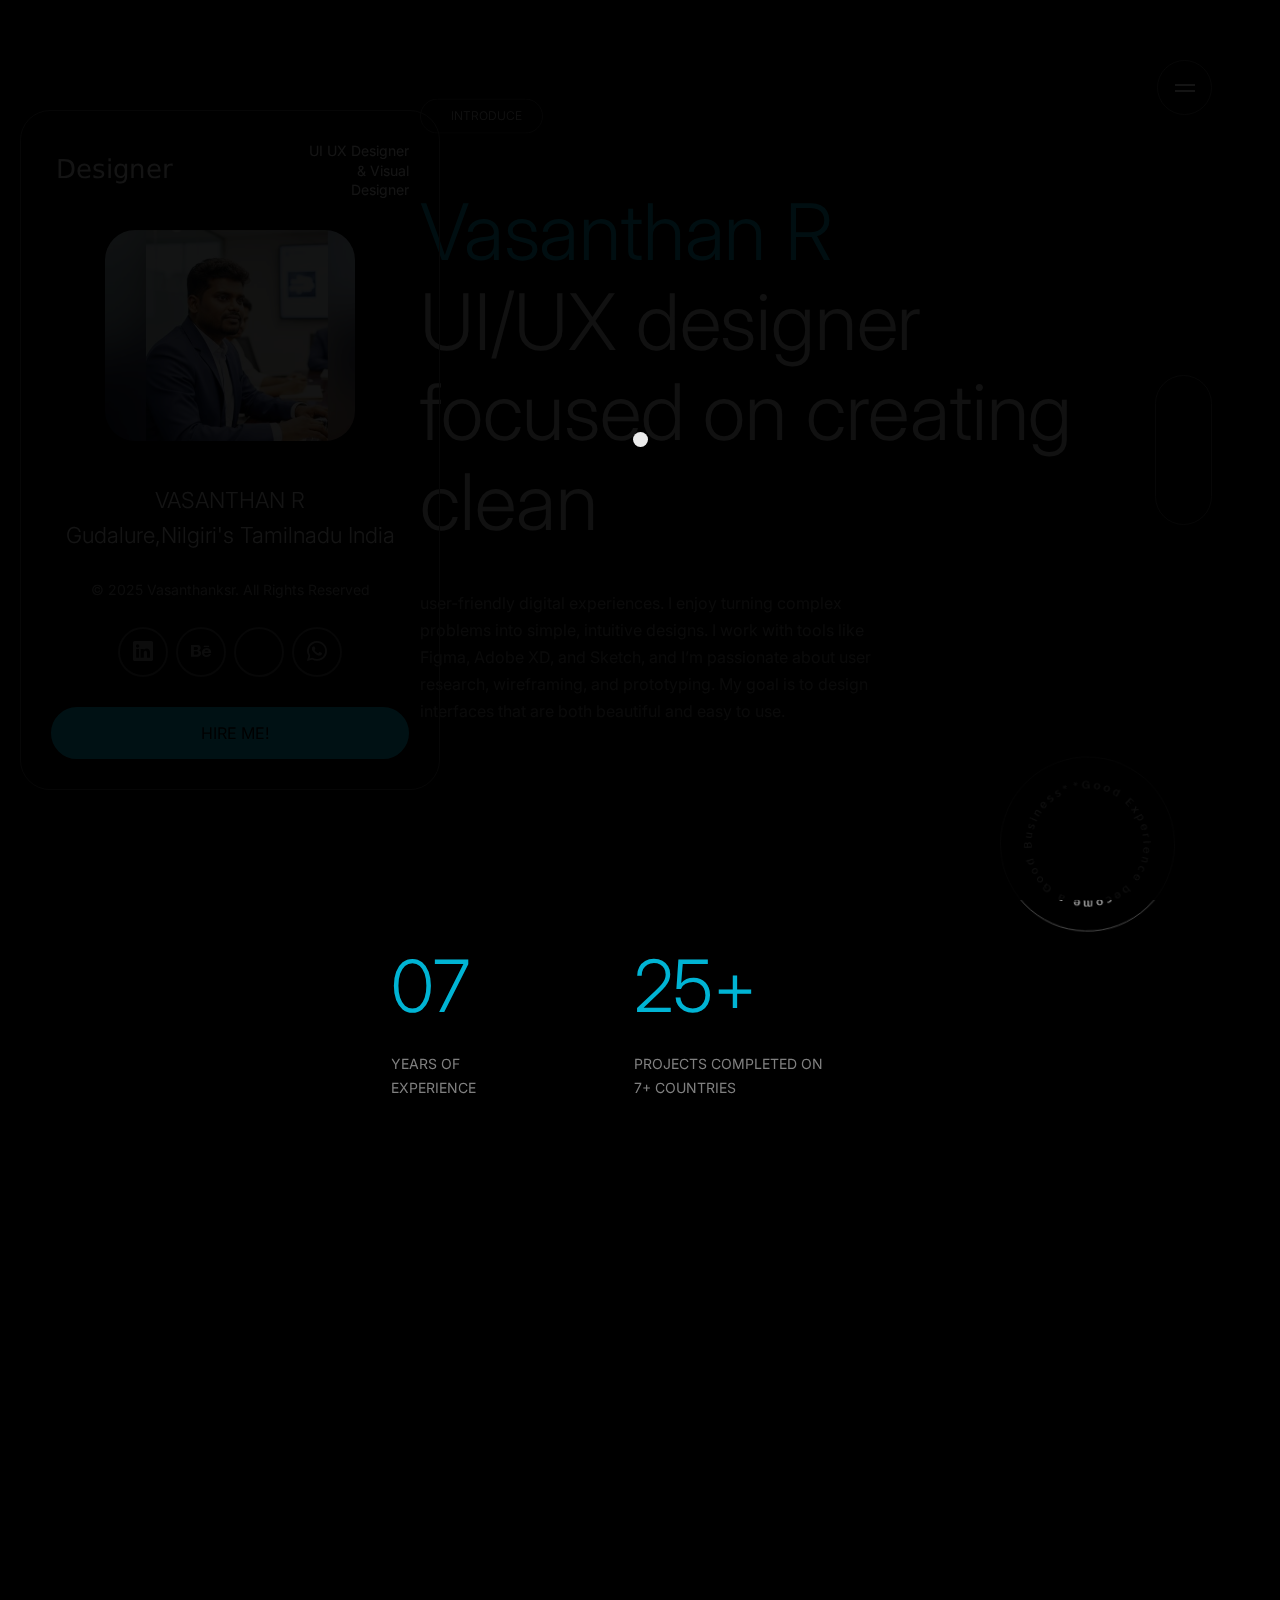
<file: home.html>
<!DOCTYPE html>
<html lang="en">

<head>
    <meta charset="UTF-8">
    <meta http-equiv="X-UA-Compatible" content="IE=edge">
    <meta name="viewport" content="width=device-width, initial-scale=1.0">
    <title>Vasanthan R UI/UX Designer</title>
    <link rel="icon" type="image/x-icon" href="./assets/images/favicon.png">

    <!-- Font -->
    <link rel="preconnect" href="https://fonts.googleapis.com">
    <link rel="preconnect" href="https://fonts.gstatic.com" crossorigin>
    <link href="https://fonts.googleapis.com/css2?family=Inter:wght@100;200;300;400;500;600;700;800;900&display=swap" rel="stylesheet">

    <!-- Stylesheet -->
    <link rel="stylesheet" href="https://maxst.icons8.com/vue-static/landings/line-awesome/line-awesome/1.3.0/css/line-awesome.min.css">
    
    <link rel="stylesheet" href="https://cdn.jsdelivr.net/npm/bootstrap-icons@1.13.1/font/bootstrap-icons.min.css">
    <link href="./assets/css/bootstrap.min.css" rel="stylesheet">
    <link rel="stylesheet" href="./assets/css/owl.carousel.min.css">
    <link rel="stylesheet" href="./assets/css/owl.theme.default.min.css">
    <link rel="stylesheet" href="./assets/css/animate.min.css">
    <link rel="stylesheet" href="./assets/css/smooth-scrollbar.css">
    <link rel="stylesheet" href="./assets/css/lightbox.min.css">

    <link rel="stylesheet" href="./assets/css/style.css">
    <link rel="stylesheet" href="./assets/css/responsive.css">

</head>

<body class="home1-page">

    <video class="body-overlay" muted autoplay loop>
        <source src="./assets/images/video1.mp4" type="video/mp4">
    </video>

    <div class="page-loader">
        <div class="bounceball"></div>
    </div>

    <span class="icon-menu">
        <span class="bar"></span>
    <span class="bar"></span>
    </span>

  

    <div class="responsive-sidebar-menu">
        <div class="overlay"></div>
        <div class="sidebar-menu-inner">
            <div class="menu-wrap">
                <p>Menu</p>
                <ul class="menu scroll-nav-responsive d-flex">
                    <li>
                        <a class="scroll-to" href="#home">
                            <i class="las la-home"></i> <span>Home</span>
                        </a>
                    </li>
                    <li>
                        <a class="scroll-to" href="#about">
                            <i class="lar la-user"></i> <span>About</span>
                        </a>
                    </li>
                    <li>
                        <a class="scroll-to" href="#resume">
                            <i class="las la-briefcase"></i> <span>Resume</span>
                        </a>
                    </li>
                    <li>
                        <a class="scroll-to" href="#services">
                            <i class="las la-stream"></i> <span>Services</span>
                        </a>
                    </li>
                    <li>
                        <a class="scroll-to" href="#skills">
                            <i class="las la-shapes"></i> <span>Skills</span>
                        </a>
                    </li>
                    <li>
                        <a class="scroll-to" href="#portfolio">
                            <i class="las la-grip-vertical"></i> <span>Portfolios</span>
                        </a>
                    </li>
                    <!-- <li>
                        <a class="scroll-to" href="#testimonial">
                            <i class="lar la-comment"></i> <span>Testimonial</span>
                        </a>
                    </li> -->
                    <!-- <li>
                        <a class="scroll-to" href="#contact">
                            <i class="las la-envelope"></i> <span>Contact</span>
                        </a>
                    </li> -->
                </ul>
            </div>

            <div class="sidebar-social">
                <p>Social</p>
                <ul class="social-links d-flex align-items-center">
                    <li>
                <a href="https://www.linkedin.com/in/vasanthan-r-80901a205?utm_source=share&utm_campaign=share_via&utm_content=profile&utm_medium=android_app"><i class="bi bi-linkedin"></i></a>
            </li>
            <li>
                <a href="https://www.behance.net/vasanthanr"><i class="bi bi-behance"></i></a>
            </li>
            <li>
                <a href="https://www.instagram.com/vasanthanksr?igsh=cXlmdnhxdjFiYWo="><i class="lab la-instagram"></i></a>
            </li>
            <li>
                <a href="https://wa.me/qr/MT6G6PYSQZXEA1"><i class="bi bi-whatsapp"></i></a>
            </li>
                </ul>
            </div>
        </div>
    </div>

    <ul class="menu scroll-nav d-flex">
        <li>
            <a class="scroll-to" href="#home">
                <span>Home</span> <i class="las la-home"></i>
            </a>
        </li>
        <li>
            <a class="scroll-to" href="#about">
                <span>About</span> <i class="lar la-user"></i>
            </a>
        </li>
        <li>
            <a class="scroll-to" href="#resume">
                <span>Resume</span> <i class="las la-briefcase"></i>
            </a>
        </li>
        <li>
            <a href="#services">
                <span>Services</span> <i class="las la-stream"></i>
            </a>
        </li>
        <li>
            <a class="scroll-to" href="#skills">
                <span>Skills</span> <i class="las la-shapes"></i>
            </a>
        </li>
        <li>
            <a class="scroll-to" href="#portfolio">
                <span>Portfolios</span> <i class="las la-grip-vertical"></i>
            </a>
        </li>
        <!-- <li>
            <a class="scroll-to" href="#testimonial">
                <span>Testimonial</span> <i class="lar la-comment"></i>
            </a>
        </li>
        <li>
            <a class="scroll-to" href="#contact">
                <span>Contact</span> <i class="las la-envelope"></i>
            </a>
        </li> -->
    </ul>

    <div class="left-sidebar">
        <div class="sidebar-header d-flex align-items-center justify-content-between">
            <img src="./assets/images/logo.png" alt="Vasanthan ksr">
            <span class="designation">UI UX Designer & Visual Designer</span>
        </div>
        <img class="me" src="./assets/images/vasanthanr.jpg" alt="vasanthanksr">
        <h2 class="email">VASANTHAN R</h2>
        <h2 class="address">Gudalure,Nilgiri's Tamilnadu India </h2>
        <p class="copyright">&copy; 2025 Vasanthanksr. All Rights Reserved</p>
        <ul class="social-profile d-flex align-items-center flex-wrap justify-content-center">
            <li>
                <a href="https://www.linkedin.com/in/vasanthan-r-80901a205?utm_source=share&utm_campaign=share_via&utm_content=profile&utm_medium=android_app"><i class="bi bi-linkedin"></i></a>
            </li>
            <li>
                <a href="https://www.behance.net/vasanthanr"><i class="bi bi-behance"></i></a>
            </li>
            <li>
                <a href="https://www.instagram.com/vasanthanksr?igsh=cXlmdnhxdjFiYWo="><i class="lab la-instagram"></i></a>
            </li>
            <li>
                <a href="https://wa.me/qr/MT6G6PYSQZXEA1"><i class="bi bi-whatsapp"></i></a>
            </li>
        </ul>
        <a href="mailto:vasanthanksr07" class="theme-btn">
            <i class="las la-envelope"></i> Hire Me!
        </a>
    </div>

    <main class="drake-main">
        <div id="smooth-wrapper">
            <div id="smooth-content">

                <div class="left-sidebar">
                    <div class="sidebar-header d-flex align-items-center justify-content-between">
                        <img src="./assets/images/logo.png" alt="Logo">
                        <span class="designation">UI UX Designer & Visual Designer</span>
                    </div>
                    <img class="me" src="./assets/images/vasanthanr.jpg" alt="vasanthan ksr">
                    <h2 class="email">VASANTHAN R</h2>
                    <h2 class="address">Gudalure,Nilgiri's <br> Tamilnadu India</h2>
                    <p class="copyright">&copy; 2025 Vasanthanksr. All Rights Reserved</p>
                    <ul class="social-profile d-flex align-items-center flex-wrap justify-content-center">
                        <li>
                <a href="https://www.linkedin.com/in/vasanthan-r-80901a205?utm_source=share&utm_campaign=share_via&utm_content=profile&utm_medium=android_app"><i class="bi bi-linkedin"></i></a>
            </li>
            <li>
                <a href="https://www.behance.net/vasanthanr"><i class="bi bi-behance"></i></a>
            </li>
            <li>
                <a href="https://www.instagram.com/vasanthanksr?igsh=cXlmdnhxdjFiYWo="><i class="lab la-instagram"></i></a>
            </li>
            <li>
                <a href="https://wa.me/qr/MT6G6PYSQZXEA1"><i class="bi bi-whatsapp"></i></a>
            </li>
        </ul>
        <a href="mailto:vasanthanksr07" class="theme-btn">
            <i class="las la-envelope"></i> Hire Me!
        </a>
                </div>

                <section class="hero-section page-section scroll-to-page" id="home">

                    <div class="custom-container">
                        <div class="hero-content content-width">
                            <div class="section-header">
                                <h4 class="subtitle scroll-animation" data-animation="fade_from_bottom">
                                    <i class="las la-home"></i> Introduce
                                </h4>
                                <h1 class="scroll-animation" data-animation="fade_from_bottom"><span>Vasanthan R </span> <br>UI/UX designer focused on creating clean</h1>
                            </div>
                            <p class="scroll-animation" data-animation="fade_from_bottom">user-friendly digital experiences. I enjoy turning complex problems into simple, intuitive designs.

I work with tools like Figma, Adobe XD, and Sketch, and I’m passionate about user research, wireframing, and prototyping. My goal is to design interfaces that are both beautiful and easy to use.</p>
                            <a href="#portfolio" class="go-to-project-btn scroll-to scroll-animation" data-animation="rotate_up">
                                <img src="./assets/images/round-text.png" alt="Rounded text">
                                <i class="las la-arrow-down"></i>
                            </a>

                            <div class="facts d-flex">
                                <div class="left scroll-animation" data-animation="fade_from_left">
                                    <h1>07</h1>
                                    <p>Years of <br>Experience</p>
                                </div>
                                <div class="right scroll-animation" data-animation="fade_from_right">
                                    <h1>25+</h1>
                                    <p>projects completed on <br>7+ countries</p>
                                </div>
                            </div>
                        </div>
                    </div>
                </section>

                <section class="about-area page-section scroll-to-page" id="about">
                    <div class="custom-container">
                        <div class="about-content content-width">
                            <div class="section-header">
                                <h4 class="subtitle scroll-animation" data-animation="fade_from_bottom">
                                    <i class="lar la-user"></i> About
                                </h4>
                                <h1 class="scroll-animation" data-animation="fade_from_bottom">Every great design begin with<br> an even <span>better story</span></h1>
                            </div>
                            <p class="scroll-animation" data-animation="fade_from_bottom">Since beginning my journey as a freelance designer nearly 8 years ago, I've done remote work for agencies, consulted for startups, and collaborated with talented people to create digital products for both business and consumer
                                use. I'm quietly confident, naturally curious, and perpetually working on improving my chopsone design problem at a time.</p>
                        </div>
                    </div>
                </section>


                <section class="resume-area page-section scroll-to-page" id="resume">
                    <div class="custom-container">
                        <div class="resume-content content-width">
                            <div class="section-header">
                                <h4 class="subtitle scroll-animation" data-animation="fade_from_bottom">
                                    <i class="las la-briefcase"></i> Resume
                                </h4>
                                <h1 class="scroll-animation" data-animation="fade_from_bottom"> <span>Experience</span> & Education </h1>
                            </div>

                            <div class="resume-timeline">
                                <div class="item scroll-animation" data-animation="fade_from_right">
                                    <span class="date">2025 - Present</span>
                                    <h2>UI UX Designer & Visual Designer</h2>
                                    <p>Freelance</p>
                                    <h2>Graphic Designer</h2>
                                    <p>Freelance</p>
                                </div>
                                <div class="item scroll-animation" data-animation="fade_from_right">
                                    <span class="date">2022 - 2024</span>
                                    <h2>UI UX Designer & Engineer Technology</h2>
                                    <p>Vericurl</p>
                                </div>
                                <div class="item scroll-animation" data-animation="fade_from_right">
                                    <span class="date">2021 - 2022</span>
                                    <h2>UI UX Designer</h2>
                                    <p>Minteck</p>
                                </div>
                                <div class="item scroll-animation" data-animation="fade_from_right">
                                    <span class="date">2019 - 2020</span>
                                    <h2>UI UX Designer</h2>
                                    <p>Adloggs Technologies Pvt Ltd</p>
                                </div>
                                <div class="item scroll-animation" data-animation="fade_from_right">
                                    <span class="date">2018 - 2019</span>
                                    <h2>Graphic Designer & Data Analyst</h2>
                                    <p>Kamsys Techsolutions Pvt Ltd</p>
                                </div>
                            </div>

                        </div>
                    </div>
                </section>


                <section class="services-area page-section scroll-to-page" id="services">
                    <div class="custom-container">
                        <div class="services-content content-width">
                            <div class="section-header">
                                <h4 class="subtitle scroll-animation" data-animation="fade_from_bottom">
                                    <i class="las la-stream"></i> Services
                                </h4>
                                <h1 class="scroll-animation" data-animation="fade_from_bottom">My <span>Specializations</span></h1>
                            </div>

                            <div class="services-items">
                                <div class="service-item scroll-animation" data-animation="fade_from_bottom">
                                    <i class="las la-bezier-curve"></i>
                                    <h2>Website Design & Mobile App</h2>
                                    <p>Website Design

Responsive Web Design -

Visual Design-

Landing Page Design-

Layout Design-

Typography-

Color Theory-

Branding & Identity-

Design Systems-

Style Guides-

Interaction Design-

Accessibility (WCAG Compliance)-

Cross-Browser Compatibility</p>
                                    <span class="projects">10 Projects</span>
                                </div>
                                <div class="service-item scroll-animation" data-animation="fade_from_bottom">
                                    <i class="las la-code"></i>
                                    <h2>Development</h2>
                                    <p>Bootstrap
Classic CSS framework for responsive layouts and UI components. - 
HTML is the structure of the web. It organizes content using tags like headings, paragraphs, images, links, and forms. Think of it as the skeleton of a webpage.

CSS is the style of the web. It controls layout, colors, fonts, spacing, and responsiveness. CSS makes websites visually appealing and adaptable to different screen sizes.
MJML is an open-source responsive email framework that makes it easy to design and code emails that look great on all devices. It uses a simplified, semantic syntax that’s compiled into responsive HTML—saving time and avoiding the usual headaches of email development.<br>
Marketing emails-

Transactional emails-

Newsletter templates-

Mobile-friendly email layouts</p>
                                    <span class="projects">5 Projects</span>
                                </div>
                                <div class="service-item scroll-animation" data-animation="fade_from_bottom">
                                    <i class="las la-bezier-curve"></i>
                                    <h2>Digital Marketing & SEO</h2>
                                    <p>Social Media Marketing is the use of platforms like Facebook, Instagram, and LinkedIn to promote products, build brand awareness, and connect with customers.



- Creating and sharing posts, images, and videos

- Talking to followers and replying to comments

- Running ads to reach more people

-Tracking results to see what works</p>
                                    <span class="projects">4 Projects</span>
                                </div>
                            </div>

                        </div>
                    </div>
                </section>


                <section class="skills-area page-section scroll-to-page" id="skills">
                    <div class="custom-container">
                        <div class="skills-content content-width">
                            <div class="section-header">
                                <h4 class="subtitle scroll-animation" data-animation="fade_from_bottom">
                                    <i class="las la-shapes"></i> my skills
                                </h4>
                                <h1 class="scroll-animation" data-animation="fade_from_bottom">My <span>Advantages</span></h1>
                            </div>

                            <div class="row skills text-center">
                                <div class="col-md-3 scroll-animation" data-animation="fade_from_left">
                                    <div class="skill">
                                        <div class="skill-inner">
                                            <img src="./assets/images/figma.png" alt="Figma">
                                            <h1 class="percent">92%</h1>
                                        </div>
                                        <p class="name">Figma</p>
                                    </div>
                                </div>
                                <div class="col-md-3 scroll-animation" data-animation="fade_from_bottom">
                                    <div class="skill">
                                        <div class="skill-inner">
                                            <img src="./assets/images/framer.png" alt="Framer">
                                            <h1 class="percent">85%</h1>
                                        </div>
                                        <p class="name">Adobe Photoshop</p>
                                    </div>
                                </div>
                                <div class="col-md-3 scroll-animation" data-animation="fade_from_top">
                                    <div class="skill">
                                        <div class="skill-inner">
                                            <img src="./assets/images/webflow.png" alt="Webflow">
                                            <h1 class="percent">80%</h1>
                                        </div>
                                        <p class="name">Adobe Illustrator</p>
                                    </div>
                                </div>
                                <div class="col-md-3 scroll-animation" data-animation="fade_from_right">
                                    <div class="skill">
                                        <div class="skill-inner">
                                            <img src="./assets/images/react.png" alt="React">
                                            <h1 class="percent">90%</h1>
                                        </div>
                                        <p class="name">Adobe XD  </p>
                                    </div>
                                </div>
                                <div class="col-md-3 scroll-animation" data-animation="fade_from_left">
                                    <div class="skill">
                                        <div class="skill-inner">
                                            <img src="./assets/images/wordpress.png" alt="WordPress">
                                            <h1 class="percent">70%</h1>
                                        </div>
                                        <p class="name">Balsamiq</p>
                                    </div>
                                </div>
                                <div class="col-md-3 scroll-animation" data-animation="fade_from_bottom">
                                    <div class="skill">
                                        <div class="skill-inner">
                                            <img src="./assets/images/laravel.png" alt="Laravel/PHP">
                                            <h1 class="percent">50%</h1>
                                        </div>
                                        <p class="name">Marketo</p>
                                    </div>
                                </div>
                                <div class="col-md-3 scroll-animation" data-animation="fade_from_bottom">
                                    <div class="skill">
                                        <div class="skill-inner">
                                            <img src="./assets/images/Premier.png" alt="Laravel/PHP">
                                            <h1 class="percent">50%</h1>
                                        </div>
                                        <p class="name">Adobe premiere</p>
                                    </div>
                                </div>
                            </div>

                        </div>
                    </div>
                </section>


                <section class="portfolio-area page-section scroll-to-page" id="portfolio">
                    <div class="custom-container">
                        <div class="portfolio-content content-width">
                            <div class="section-header">
                                <h4 class="subtitle scroll-animation" data-animation="fade_from_bottom">
                                    <i class="las la-grip-vertical"></i> portfolio
                                </h4>
                                <h1 class="scroll-animation" data-animation="fade_from_bottom">My <span>Projects</span></h1>
                            </div>

                            <div class="row portfolio-items">
                                <div class="col-md-12 scroll-animation" data-animation="fade_from_bottom">
                                    <div class="portfolio-item portfolio-full">
                                        <div class="portfolio-item-inner">
                                            <a href="./assets/images/portfolio1.jpg" data-lightbox="example-1">
                                                <img src="./assets/images/portfolio1.jpg" alt="Portfolio">
                                            </a>

                                            <ul class="portfolio-categories">
                                                <li>
                                                    <a href="">View</a>
                                                </li>
                                              
                                               
                                            </ul>
                                        </div>
                                        <h2><a href="">Image Processing</a></h2>
                                    </div>
                                </div>

                                <div class="col-md-6 scroll-animation" data-animation="fade_from_left">
                                    <div class="portfolio-item portfolio-half">
                                        <div class="portfolio-item-inner">
                                            <a href="./assets/images/portfolio2.jpg" data-lightbox="example-1">
                                                <img src="./assets/images/portfolio2.jpg" alt="Portfolio">
                                            </a>

                                            <img src="./assets/images/portfolio2.jpg" alt="Portfolio">

                                            <ul class="portfolio-categories">
                                                <li>
                                                    <a href="">Figma</a>
                                                </li>
                                               
                                            </ul>
                                        </div>
                                        <h2><a href="">Engaje Community</a></h2>
                                    </div>
                                </div>

                                <div class="col-md-6 scroll-animation" data-animation="fade_from_right">
                                    <div class="portfolio-item portfolio-half">
                                        <div class="portfolio-item-inner">
                                            <a href="./assets/images/portfolio3.jpg" data-lightbox="example-1">
                                                <img src="./assets/images/portfolio3.jpg" alt="Portfolio">
                                            </a>

                                            <ul class="portfolio-categories">
                                                <li>
                                                    <a href="">Figma</a>
                                                </li>
                                                
                                            </ul>
                                        </div>
                                        <h2><a href="">Anything Delivered</a></h2>
                                    </div>
                                </div>
                                <div class="col-md-6 scroll-animation" data-animation="fade_from_left">
                                    <div class="portfolio-item portfolio-half">
                                        <div class="portfolio-item-inner">
                                            <a href="https://shorturl.at/TmB35" data-lightbox="example-1">
                                                <img src="./assets/images/portfo1.png" alt="Portfolio">
                                            </a>

                                            <img src="./assets/images/portfolio2.jpg" alt="Portfolio">

                                            <ul class="portfolio-categories">
                                                <li>
                                                    <a href="https://shorturl.at/TmB35">Figma</a>
                                                </li>
                                               
                                            </ul>
                                        </div>
                                        <h2><a href="https://shorturl.at/TmB35">Hosital Super App</a></h2>
                                    </div>
                                </div>

                                <div class="col-md-6 scroll-animation" data-animation="fade_from_right">
                                    <div class="portfolio-item portfolio-half">
                                        <div class="portfolio-item-inner">
                                            <a href="https://shorturl.at/Yxovt" data-lightbox="Bank">
                                                <img src="./assets/images/portfo2png.png" alt="Bank">
                                            </a>

                                            <ul class="portfolio-categories">
                                                <li>
                                                    <a href="https://shorturl.at/Yxovt">Figma</a>
                                                </li>
                                                
                                            </ul>
                                        </div>
                                        <h2><a href="https://shorturl.at/Yxovt">Bank Super App</a></h2>
                                    </div>
                                </div>

                                <div class="col-md-12 scroll-animation" data-animation="fade_from_bottom">
                                    <div class="portfolio-item portfolio-half">
                                        <div class="portfolio-item-inner">
                                            <a href="https://www.behance.net/gallery/212853383/Nearle" data-lightbox="example-1">
                                                <img src="./assets/images/portfolio4.png" alt="Portfolio">
                                            </a>

                                            <ul class="portfolio-categories">
                                                <li>
                                                    <a href="https://www.behance.net/gallery/212853383/Nearle">Figma</a>
                                                </li>
                                               
                                            </ul>
                                        </div>
                                        <h2><a href="">Nearle</a></h2>
                                    </div>
                                </div>
                                <div class="col-md-6 scroll-animation" data-animation="fade_from_left">
                                    <div class="portfolio-item portfolio-half">
                                        <div class="portfolio-item-inner">
                                            <a href="https://www.behance.net/gallery/212853383/Nearle" data-lightbox="example-1">
                                                <img src="./assets/images/portfolio2.jpg" alt="Portfolio">
                                            </a>

                                            <img src="./assets/images/portfolio2.jpg" alt="Portfolio">

                                            <ul class="portfolio-categories">
                                                <li>
                                                    <a href="">Figma</a>
                                                </li>
                                               
                                            </ul>
                                        </div>
                                        <h2><a href="">Ecommerce Super App</a></h2>
                                    </div>
                                </div>

                                <div class="col-md-6 scroll-animation" data-animation="fade_from_right">
                                    <div class="portfolio-item portfolio-half">
                                        <div class="portfolio-item-inner">
                                            <a href="./assets/images/portfolio3.jpg" data-lightbox="example-1">
                                                <img src="./assets/images/portfolio3.jpg" alt="Portfolio">
                                            </a>

                                            <ul class="portfolio-categories">
                                                <li>
                                                    <a href="">Figma</a>
                                                </li>
                                               
                                            </ul>
                                        </div>
                                        <h2><a href="">Musiq App</a></h2>
                                    </div>
                                </div>

                               

                                <div class="col-md-12 scroll-animation" data-animation="fade_from_bottom">
                                    <div class="portfolio-item portfolio-half">
                                        <div class="portfolio-item-inner">
                                            <a href="./assets/images/portfolio5.jpg" data-lightbox="example-1">
                                                <img src="./assets/images/portfolio5.jpg" alt="Portfolio">
                                            </a>

                                            <ul class="portfolio-categories">
                                                <li>
                                                    <a href="">Figma</a>
                                                </li>
                                                <li>
                                                    <a href=""></a>
                                                </li>
                                            </ul>
                                        </div>
                                        <h2><a href="">Freelancer</a></h2>
                                    </div>
                                </div>
                            </div>

                        </div>
                    </div>
                </section>


                <!-- <section class="testimonial-area page-section scroll-to-page" id="testimonial">
                    <div class="custom-container">
                        <div class="testimonial-content content-width">
                            <div class="section-header">
                                <h4 class="subtitle scroll-animation" data-animation="fade_from_bottom">
                                    <i class="lar la-comment"></i> testimonial
                                </h4>
                                <h1 class="scroll-animation" data-animation="fade_from_bottom">Trusted by <span>Hundered Clients</span></h1>
                            </div>

                            <div class="testimonial-slider-wrap scroll-animation" data-animation="fade_from_bottom">
                                <div class="owl-carousel testimonial-slider owl-theme">
                                    <div class="testimonial-item">
                                        <div class="testimonial-item-inner">
                                            <div class="author d-flex align-items-center">
                                                <img src="./assets/images/testimonial-1.jpg" alt="Testimonial">
                                                <div class="right">
                                                    <h3>Paublo Dybala</h3>
                                                    <p class="designation">CEO of <span>IBM Global</span></p>
                                                </div>
                                            </div>
                                            <p>“Drake - A Developer with the creativity, professional and master of code. Much more than what i'm expect. High quality product & flexiable price. Recommended!.”</p>

                                            <a href="" class="project-btn">Project</a>
                                        </div>
                                    </div>
                                    <div class="testimonial-item">
                                        <div class="testimonial-item-inner">
                                            <div class="author d-flex align-items-center">
                                                <img src="./assets/images/testimonial-2.jpg" alt="Testimonial">
                                                <div class="right">
                                                    <h3>Christina Morillo</h3>
                                                    <p class="designation">Product Management of <span>Invision App Inc</span></p>
                                                </div>
                                            </div>
                                            <p>“Drake was a real pleasure to work with and we look forward to working with him again. He's definitely the kind of designer that you can trust with any project from A-Z.”</p>

                                            <a href="" class="project-btn">Project</a>
                                        </div>
                                    </div>
                                    <div class="testimonial-item">
                                        <div class="testimonial-item-inner">
                                            <div class="author d-flex align-items-center">
                                                <img src="./assets/images/testimonial-3.jpg" alt="Testimonial">
                                                <div class="right">
                                                    <h3>Phil Foden</h3>
                                                    <p class="designation">Director of <span>Envato LLC</span></p>
                                                </div>
                                            </div>
                                            <p>“Extremely profressional and fast service!. Drake is a master of code and he also very creative. We done 3 projects with him and certain will continue.”</p>

                                            <a href="" class="project-btn">Project</a>
                                        </div>
                                    </div>
                                </div>
                                <div class="testimonial-footer-nav">
                                    <div class="testimonial-nav d-flex align-items-center">
                                        <button class="prev"><i class="las la-angle-left"></i></button>
                                        <div id="testimonial-slide-count"></div>
                                        <button class="next"><i class="las la-angle-right"></i></button>
                                    </div>
                                </div>
                            </div>

                            <!-- <div class="clients-logos">
                                <h4 class="scroll-animation" data-animation="fade_from_bottom">work with 60+ brands worldwide</h4>
                                <div class="row align-items-center">
                                    <div class="col-md-3 scroll-animation" data-animation="fade_from_left">
                                        <img src="./assets/images/client-1.png" alt="Client">
                                    </div>
                                    <div class="col-md-3 scroll-animation" data-animation="fade_from_bottom">
                                        <img src="./assets/images/client-2.png" alt="Client">
                                    </div>
                                    <div class="col-md-3 scroll-animation" data-animation="fade_from_top">
                                        <img src="./assets/images/client-3.png" alt="Client">
                                    </div>
                                    <div class="col-md-3 scroll-animation" data-animation="fade_from_right">
                                        <img src="./assets/images/client-4.png" alt="Client">
                                    </div>
                                    <div class="col-md-3 scroll-animation" data-animation="fade_from_left">
                                        <img src="./assets/images/client-5.png" alt="Client">
                                    </div>
                                    <div class="col-md-3 scroll-animation" data-animation="fade_from_bottom">
                                        <img src="./assets/images/client-6.png" alt="Client">
                                    </div>
                                    <div class="col-md-3 scroll-animation" data-animation="fade_from_top">
                                        <img src="./assets/images/client-7.png" alt="Client">
                                    </div>
                                    <div class="col-md-3 scroll-animation" data-animation="fade_from_right">
                                        <img src="./assets/images/client-8.png" alt="Client">
                                    </div>
                                </div>
                            </div> -->

                        </div>
                    </div>
                <!-- </section> -->


                <!-- <section class="pricing-area page-section scroll-to-page" id="pricing">
                    <div class="custom-container">
                        <div class="pricing-content content-width">
                            <div class="section-header">
                                <h4 class="subtitle scroll-animation" data-animation="fade_from_bottom">
                                    <i class="las la-dollar-sign"></i> pricing
                                </h4>
                                <h1 class="scroll-animation" data-animation="fade_from_bottom">My <span>Pricing</span></h1>
                            </div>

                            <div class="pricing-table-items">
                                <div class="row">
                                    <div class="col-md-6 scroll-animation" data-animation="fade_from_left">
                                        <div class="pricing-table">
                                            <div class="pricing-table-header">
                                                <div class="top d-flex justify-content-between align-items-start">
                                                    <h4>basic</h4>
                                                    <p class="text-right">Have design ready to build?<br> or small budget</p>
                                                </div>
                                                <h1>$49 <span>/ hours</span></h1>
                                            </div>
                                            <ul class="feature-lists">
                                                <li>Need your wireframe</li>
                                                <li>Design with Figma, Framer</li>
                                                <li>Implement with Webflow, React, WordPress, Laravel/PHP</li>
                                                <li>Remote/Online</li>
                                                <li>Work in business days, no weekend.</li>
                                                <li>Support 6 months</li>
                                            </ul>
                                            <a href="" class="theme-btn">pick this package</a>
                                        </div>
                                    </div>
                                    <div class="col-md-6 scroll-animation" data-animation="fade_from_right">
                                        <div class="pricing-table">
                                            <div class="pricing-table-header">
                                                <div class="top d-flex justify-content-between align-items-start">
                                                    <h4>premium</h4>
                                                    <p class="text-right">Not have any design?<br> Leave its for me</p>
                                                </div>
                                                <h1>$99 <span>/ hours</span></h1>
                                            </div>
                                            <ul class="feature-lists">
                                                <li>Don't need wireframe or anything</li>
                                                <li>Design with Figma, Framer from scratch</li>
                                                <li>Implement with Webflow, React, WordPress, Laravel/PHP</li>
                                                <li>Remote/Online</li>
                                                <li>Work with both weekend</li>
                                                <li>Support 12 months</li>
                                                <li>Your project alway be priority</li>
                                                <li>Customer care gifts</li>
                                            </ul>
                                            <a href="" class="theme-btn">pick this package</a>
                                        </div>
                                    </div>
                                </div>
                                <p class="info scroll-animation" data-animation="fade_from_bottom">
                                    Don't find any package match with your plan!<br> Want to setup a new tailor-made package for only you?. <a href="">Contact Us</a>
                                </p>
                            </div>

                        </div>
                    </div>
                </section> -->


                <!-- <section class="contact-area page-section scroll-content" id="contact">
                    <div class="custom-container">
                        <div class="contact-content content-width">
                            <div class="section-header">
                                <h4 class="subtitle scroll-animation" data-animation="fade_from_bottom">
                                    <i class="las la-dollar-sign"></i> contact
                                </h4>
                                <h1 class="scroll-animation" data-animation="fade_from_bottom">Let's Work <span>Together!</span></h1>
                            </div>
                            <h3 class="scroll-animation" data-animation="fade_from_bottom">hello@drake.design</h3>
                            <p id="required-msg">* Marked fields are required to fill.</p>

                            <form class="contact-form scroll-animation" data-animation="fade_from_bottom" method="POST" action="mailer.php">
                                <div class="alert alert-success messenger-box-contact__msg" style="display: none" role="alert">
                                    Your message was sent successfully.
                                </div>
                                <div class="row">
                                    <div class="col-md-6">
                                        <div class="input-group">
                                            <label for="full-name">full Name <sup>*</sup></label>
                                            <input type="text" name="full-name" id="full-name" placeholder="Your Full Name">
                                        </div>
                                    </div>
                                    <div class="col-md-6">
                                        <div class="input-group">
                                            <label for="email">Email <sup>*</sup></label>
                                            <input type="email" name="email" id="email" placeholder="Your email adress">
                                        </div>
                                    </div>
                                    <div class="col-md-6">
                                        <div class="input-group">
                                            <label for="phone-number">phone <span>(optional)</span></label>
                                            <input type="text" name="phone-number" id="phone-number" placeholder="Your number phone">
                                        </div>
                                    </div>
                                    <div class="col-md-6">
                                        <div class="input-group">
                                            <label for="subject">subject <sup>*</sup></label>
                                            <select name="subject" id="subject">
                                                <option value="">Select a subject</option>
                                                <option value="subject1">Subject 1</option>
                                                <option value="subject2">Subject 2</option>
                                                <option value="subject3">Subject 3</option>
                                            </select>
                                        </div>
                                    </div>
                                    <div class="col-md-12">
                                        <div class="input-group">
                                            <label for="budget">your budget <span>(optional)</span></label>
                                            <input type="number" name="budget" id="budget" placeholder="A range budget for your project">
                                        </div>
                                    </div>
                                    <div class="col-md-12">
                                        <div class="input-group">
                                            <label for="message">message</label>
                                            <textarea name="message" id="message" placeholder="Wrire your message here ..."></textarea>
                                        </div>
                                    </div>
                                    <div class="col-md-12">
                                        <div class="input-group upload-attachment">
                                            <div>
                                                <label for="upload-attachment">
                                                    <i class="las la-cloud-upload-alt"></i> add an attachment
                                                    <input type="file" name="file" id="upload-attachment">
                                                </label>

                                            </div>

                                        </div>
                                    </div>
                                    <div class="col-md-12">
                                        <div class="input-group submit-btn-wrap">
                                            <button class="theme-btn" name="submit" type="submit" id="submit-form">send message</button>
                                        </div>
                                    </div>
                                </div>
                            </form>

                        </div>
                    </div>
                </section> -->
            </div>
        </div>
    </main>


    <script src="./assets/js/jquery.js"></script>
    <script src="./assets/js/bootstrap.bundle.min.js"></script>
    <script src="./assets/js/owl.carousel.js"></script>
    <script src="./assets/js/gsap.min.js"></script>
    <script src="./assets/js/ScrollTrigger.min.js"></script>
    <script src="./assets/js/ScrollToPlugin.min.js"></script>
    <script src="./assets/js/lightbox.min.js"></script>

    <script src="./assets/js/main.js"></script>
    <script src="./assets/js/ajax-form.js"></script>
    <script src="./assets/js/color.js"></script>
</body>

</html>
</file>
<file: assets/css/smooth-scrollbar.css>
scrollbar,
[scrollbar],
[data-scrollbar] {
    display: block;
    position: relative;
    overflow: scroll
}

scrollbar .scroll-content,
[scrollbar] .scroll-content,
[data-scrollbar] .scroll-content {
    -webkit-transform: translate3d(0, 0, 0);
    transform: translate3d(0, 0, 0);
    will-change: transform
}

scrollbar.scrolling .scroll-content,
[scrollbar].scrolling .scroll-content,
[data-scrollbar].scrolling .scroll-content {
    pointer-events: none
}

scrollbar.scrolling .scroll-content .scroll-content,
[scrollbar].scrolling .scroll-content .scroll-content,
[data-scrollbar].scrolling .scroll-content .scroll-content {
    pointer-events: auto
}

scrollbar .scrollbar-track,
[scrollbar] .scrollbar-track,
[data-scrollbar] .scrollbar-track {
    position: absolute;
    opacity: 0;
    z-index: 1;
    -webkit-transition: opacity .5s 1s ease-out, background .5s ease-out;
    transition: opacity .5s 1s ease-out, background .5s ease-out;
    background: 0 0
}

scrollbar .scrollbar-track.show,
[scrollbar] .scrollbar-track.show,
[data-scrollbar] .scrollbar-track.show,
scrollbar .scrollbar-track:hover,
[scrollbar] .scrollbar-track:hover,
[data-scrollbar] .scrollbar-track:hover {
    opacity: 1;
    -webkit-transition-delay: 0s;
    transition-delay: 0s
}

scrollbar .scrollbar-track:hover,
[scrollbar] .scrollbar-track:hover,
[data-scrollbar] .scrollbar-track:hover {
    background: rgba(222, 222, 222, .75)
}

scrollbar .scrollbar-track-x,
[scrollbar] .scrollbar-track-x,
[data-scrollbar] .scrollbar-track-x {
    bottom: 0;
    left: 0;
    width: 100%;
    height: 8px
}

scrollbar .scrollbar-track-y,
[scrollbar] .scrollbar-track-y,
[data-scrollbar] .scrollbar-track-y {
    top: 0;
    right: 0;
    width: 8px;
    height: 100%
}

scrollbar .scrollbar-thumb,
[scrollbar] .scrollbar-thumb,
[data-scrollbar] .scrollbar-thumb {
    position: absolute;
    top: 0;
    left: 0;
    width: 8px;
    height: 8px;
    background: rgba(0, 0, 0, .5);
    border-radius: 4px
}
</file>
<file: assets/css/style.css>
/* 
    -- Table of Content --

    * 01 - Menu
    * 02 - Responsive Sidebar Menu
    * 03 - Global Color
    * 04 - Header
    * 05 - Section Header
    * 06 - Left Sidebar
    * 07 - Hero Section
    * 08 - Home 3
    * 09 - Home 5
    * 10 - About
    * 11 - Resume
    * 12 - Services
    * 13 - Skills
    * 14 - Portfolio
    * 15 - Testimonial
    * 16 - Client
    * 17 - Pricing Table
    * 18 - Contact
    * 19 - Breadcrumb
    * 20 - Blog items
    * 21 - Blog Style 2
    * 22 - Blog Details
    * 23 - Comment
    * 24 - Comment Form
    * 25 - Footer
    * @Keyframe

*/

:root {
    --primary_color: #00d7fd;
}

*,
*::before,
*::after {
    margin: 0;
    padding: 0;
    box-sizing: border-box;
}

body {
    font-family: 'Inter', sans-serif;
    font-size: 16px;
    scroll-behavior: smooth;
    color: #999999;
    background: #1e8a8a;
    line-height: 1.7;
    overflow-x: hidden;
    height: 100vh;
}

.bg-white {
    background: #fff;
}

img {
    max-width: 100%;
}

a {
    text-decoration: none;
}

.text-right {
    text-align: right;
}

ul {
    list-style: none;
    margin: 0;
    padding: 0;
}

.content-width {
    max-width: 770px;
    width: 100%;
    margin-left: auto;
}

.theme-btn {
    background: var(--primary_color);
    color: #000000;
    display: block;
    text-align: center;
    padding: 11px 58px 10px 58px;
    display: inline-flex;
    align-items: center;
    border-radius: 30px;
    justify-content: center;
    text-transform: uppercase;
    border: none;
    transition: .3s;
    cursor: pointer;
    border: 2px solid var(--primary_color);
}

.theme-btn i {
    font-size: 24px;
    margin-right: 10px;
    display: block;
    margin-bottom: 3px;
}

.theme-btn:hover {
    background: none;
    color: var(--primary_color);
}

.custom-container {
    max-width: 1130px;
    padding: 0 15px;
    margin: auto;
}

.subtitle {
    font-size: 12px;
    color: #ffffff;
    text-transform: uppercase;
    font-weight: 300;
    margin: 0;
    border: 1px solid #565656;
    padding: 9px 20px;
    border-radius: 30px;
    margin-bottom: 53px;
    display: inline-flex;
    align-items: center;
}

.subtitle i {
    margin-bottom: 1px;
    font-size: 14px;
    margin-right: 10px;
}

.page-loader {
    position: fixed;
    left: 0;
    top: 0;
    width: 100%;
    height: 100%;
    z-index: 10000;
    background: #000;
    display: flex;
    align-items: center;
    justify-content: center;
}

.page-loader .bounceball {
    position: relative;
    display: inline-block;
    height: 37px;
    width: 15px;
}

.page-loader .bounceball:before {
    position: absolute;
    content: '';
    display: block;
    top: 0;
    width: 15px;
    height: 15px;
    border-radius: 50%;
    background-color: #fff;
    transform-origin: 50%;
    animation: bounceLoader 500ms alternate infinite ease;
}

/* Icon Menu */

.icon-menu {
    position: absolute;
    right: 68px;
    top: 60px;
    width: 55px;
    height: 55px;
    border-radius: 50%;
    display: flex;
    flex-direction: column;
    border: 1px solid #575757;
    align-items: center;
    justify-content: center;
    gap: 4px;
    cursor: pointer;
    transition: .3s;
    background: #1f1f1f;
    z-index: 99;
}

.icon-menu span {
    width: 20px;
    display: block;
    height: 2px;
    background: #fff;
    transition: .3s;
}

.icon-menu:hover {
    border-color: var(--primary_color);
}

.icon-menu:hover span {
    background: var(--primary_color);
}

#scroll-section {
    /* overflow-x: hidden !important;
    overflow-y: auto !important; */
    /* width: 100%; */
    /* height: 100%; */
    /* height: 100vh; */
}

.scroll-content {
    /* transform: translate(0) !important; */
}

main.drake-main {
    /* inset: 0px;
    width: 100%;
    height: 100vh;
    position: fixed; */
    /* overflow: hidden; */
}

.page-section {
    overflow: hidden;
}

/* 01 - Menu */

.menu {
    flex-direction: column;
    border: 1px solid #575757;
    border-radius: 30px;
    position: fixed;
    right: 68px;
    top: 322px;
    /* width: 55px; */
    text-align: center;
    gap: 20px;
    padding: 24px 0;
    background: #1f1f1f;
    z-index: 20;
}

.menu li .scroll-to,
.menu li a {
    display: block;
    position: relative;
    /* padding: 10px 10px; */
    width: 55px;
    transition: .3s;
    color: #999999;
    cursor: pointer;
}

.menu li a.active,
.menu li a:hover,
.menu li .scroll-to.active,
.menu li .scroll-to:hover {
    color: var(--primary_color);
}

.menu li .scroll-to:hover span,
.menu li a:hover span {
    opacity: 1;
    visibility: visible;
}

.menu li .scroll-to i,
.menu li a i {
    font-size: 20px;
    display: block;
}

.menu li .scroll-to span,
.menu li a span {
    position: absolute;
    transition: .3s;
    font-size: 12px;
    background: #404042;
    right: 100%;
    color: #fff;
    display: block;
    padding: 3px 8px;
    border-radius: 5px;
    visibility: hidden;
    opacity: 0;
}

.menu li .scroll-to span::before,
.menu li a span::before {
    content: '';
    width: 10px;
    height: 10px;
    background: #404042;
    position: absolute;
    right: -3px;
    top: 50%;
    transform: rotate(54deg) skew(-8deg, -39deg);
    margin-top: -5px;
    z-index: -1;
}

/* 02 - Responsive Sidebar Menu */

.responsive-sidebar-menu {
    position: fixed;
    left: 0;
    top: 0;
    width: 100%;
    height: 100%;
    z-index: 99;
    opacity: 0;
    visibility: hidden;
    transition: .2s;
}

.responsive-sidebar-menu.active {
    opacity: 1;
    visibility: visible;
}

.global-color .inner .overlay,
.responsive-sidebar-menu .overlay {
    position: absolute;
    left: 0;
    top: 0;
    width: 100%;
    height: 100%;
    z-index: -1;
    background: #565656;
    opacity: 0.5;
}

.responsive-sidebar-menu .sidebar-menu-inner {
    max-width: 345px;
    width: 100%;
    margin-left: auto;
    background: #191919;
    height: 100%;
    overflow-x: hidden;
    padding-top: 50px;
    margin-right: -250px;
    transition: .3s;
}

.responsive-sidebar-menu.active .sidebar-menu-inner {
    margin-right: 0;
}

.responsive-sidebar-menu .sidebar-menu-inner .menu-wrap {
    width: 46%;
    margin: auto;
}

.responsive-sidebar-menu .sidebar-menu-inner .menu-wrap p {
    font-size: 18px;
}

.responsive-sidebar-menu .sidebar-menu-inner .menu-wrap .menu {
    position: relative;
    right: auto;
    left: 0;
    top: 0;
    transform: translateY(0);
    background: none;
    border-radius: 0;
    border: none;
    margin-bottom: 30px;
}

.responsive-sidebar-menu .sidebar-menu-inner .menu-wrap .menu li a {
    display: flex;
    align-items: center;
    gap: 10px;
}

.responsive-sidebar-menu .sidebar-menu-inner .menu-wrap .menu li a:hover span {
    color: #fff;
}

.responsive-sidebar-menu .sidebar-menu-inner .menu-wrap .menu li a i {
    margin-bottom: 2px;
}

.responsive-sidebar-menu .sidebar-menu-inner .menu-wrap .menu li a span {
    position: relative;
    right: 0;
    opacity: 1;
    visibility: visible;
    color: #999999;
    background: none;
    margin: 0;
    padding: 0;
    border-radius: 0;
}

.responsive-sidebar-menu .sidebar-menu-inner .menu-wrap .menu li a span::before {
    display: none
}

.responsive-sidebar-menu .sidebar-menu-inner .menu-wrap .menu li a.active span {
    color: #fff;
}

.responsive-sidebar-menu .sidebar-menu-inner .global-color-option,
.responsive-sidebar-menu .sidebar-menu-inner .sidebar-social {
    width: 46%;
    margin: auto;
}

.responsive-sidebar-menu .sidebar-menu-inner .sidebar-social ul {
    gap: 15px;
}

.responsive-sidebar-menu .sidebar-menu-inner .sidebar-social ul li a {
    color: #999999;
    transition: .3s;
    font-size: 16px;
}

.responsive-sidebar-menu .sidebar-menu-inner .sidebar-social ul li a:hover {
    color: var(--primary_color);
}

/* 03 - Global Color */

.global-color {
    position: fixed;
    left: 0;
    top: 50px;
    z-index: 100;
}

.global-color .inner {
    position: fixed;
    left: 0;
    top: 0;
    width: 100%;
    height: 100%;
    z-index: 99;
    opacity: 0;
    visibility: hidden;
    transition: .2s;
}

.global-color.active .inner {
    opacity: 1;
    visibility: visible;
}



.global-color .inner .global-color-option .global-color-option-inner p {
    text-transform: uppercase;
    font-size: 13px;
    color: #fff;
    line-height: 1.2;
    margin-bottom: 25px;
}

.global-color .inner .global-color-option .global-color-option-inner .themes {
    display: flex;
    flex-wrap: wrap;
    padding-top: 30px;
}

.global-color .inner .global-color-option .global-color-option-inner .themes li {
    margin-right: 80px;
    margin-bottom: 55px;
}

.global-color .inner .global-color-option .global-color-option-inner .themes li a {
    font-size: 14px;
    color: #fff;
    font-weight: 500;
    display: block;
    line-height: 1.2;
    position: relative;
}

.global-color .inner .global-color-option .global-color-option-inner .themes li a::before {
    content: '';
    width: 100%;
    height: 1px;
    background: #fff;
    position: absolute;
    left: 0;
    top: 50%;
    opacity: 0;
    transition: .3s;
}

.global-color .inner .global-color-option .global-color-option-inner .themes li a:hover::before,
.global-color .inner .global-color-option .global-color-option-inner .themes li.active a::before {
    opacity: 1;
}

.global-color .inner .global-color-option {
    max-width: 1043px;
    width: 100%;
    margin-left: auto;
    background: #191919;
    height: 100%;
    overflow-x: hidden;
    padding-top: 50px;
    margin-right: -400px;
    transition: .4s;
    padding: 134px;
}

.global-color .inner .global-color-option h2 {
    color: #fff;
    font-weight: 200;
    font-size: 34px;
    line-height: 1.2;
    margin-bottom: 80px;
}

.global-color.active .inner .global-color-option {
    margin-right: 0;
}

.global-color .global-color-option .color-boxed {
    display: flex;
    align-items: center;
    flex-wrap: wrap;
    gap: 26px;
    margin-bottom: 105px;
    padding-top: 30px;
}

.global-color .global-color-option .color-boxed a {
    display: block;
    width: 30px;
    height: 30px;
    border-radius: 50%;
    position: relative;
    background: #28e98c;
}

.global-color .global-color-option .color-boxed a::before {
    content: '';
    border: 1px solid #fff;
    position: absolute;
    border-radius: 50%;
    width: calc(100% + 10px);
    height: calc(100% + 10px);
    left: 50%;
    top: 50%;
    transform: translate(-50%, -50%);
    opacity: 0;
    transition: .3s;
}

.global-color .global-color-option .color-boxed a::after {
    content: '';
    position: absolute;
    border: none;
    transform: translate(-50%, -50%);
    width: 4px;
    height: 4px;
    left: 50%;
    top: 50%;
    background: #fff;
    border-radius: 50%;
    opacity: 0;
}

.global-color .global-color-option .color-boxed a.clr-active::after,
.global-color .global-color-option .color-boxed a:hover::after,
.global-color .global-color-option .color-boxed a:hover::before,
.global-color .global-color-option .color-boxed a.clr-active::before {
    opacity: 1;
}

.global-color .global-color-option .color-boxed a:nth-child(2) {
    background: #e4af12;
}

.global-color .global-color-option .color-boxed a:nth-child(3) {
    background: #fe6f1d;
}

.global-color .global-color-option .color-boxed a:nth-child(4) {
    background: #14c5fd;
}

.global-color .global-color-option .color-boxed a:nth-child(5) {
    background: #c0c0c0;
}

.global-color .global-color-option .color-boxed a:nth-child(6) {
    background: #1338f3;
}

.global-color .global-color-option .color-boxed a:nth-child(7) {
    background: #f31313;
}

.global-color .global-color-option .color-boxed a:nth-child(8) {
    background: #ff99cc;
}

.global-color .global-color-option .color-boxed a:nth-child(9) {
    background: #cceb00;
}

.global-color .global-color-option .color-boxed a i {
    font-size: 14px;
}

/* 04 - Header */

.header-area {
    background: #1f1f1f;
    position: sticky;
    top: 0;
    z-index: 100;
    padding: 25px 0;
}

.header-area .logo {
    display: block;
}

.header-area .logo img {
    display: block;
}

.header-area nav {
    transition: .3s;
}

.header-area nav .nav-menu {
    gap: 25px;
    display: flex;
}

.header-area nav .nav-menu li {
    position: relative;
}

.header-area nav .nav-menu li .toggle-sub-dropdown,
.header-area nav .nav-menu li .toggle-dropdown {
    display: none;
    width: 35px;
    text-align: center;
}

.header-area nav .nav-menu li .dropdown {
    position: absolute;
    left: 0;
    width: 200px;
    background: #000;
    box-shadow: 1px 6px 20px rgb(0 0 0 / 20%);
    transition: .3s;
    opacity: 0;
    visibility: hidden;
    padding: 5px 0;
}

.header-area nav .nav-menu li .dropdown li a {
    padding: 8px 15px;
    line-height: 1.2;
}

.header-area nav .nav-menu li:hover>.dropdown {
    opacity: 1;
    visibility: visible;
}

.header-area nav .nav-menu li .dropdown li .dropdown {
    left: 100%;
    top: 0;
}

.header-area nav .nav-menu li a {
    color: #fff;
    display: block;
    transition: .3s;
    padding: 8px 0;
}

.header-area nav .nav-menu li a:hover {
    color: var(--primary_color);
}

.header-area .header-right .show-menu-toggle {
    display: none;
    width: 40px;
    height: 40px;
    border-radius: 4px;
    align-items: center;
    justify-content: center;
    font-size: 20px;
    cursor: pointer;
    color: #fff;
    border: 1px solid rgb(255 255 255 / 30%);
    margin-left: auto;
}

.header-area nav .close-menu {
    display: none;
    cursor: pointer;
    position: absolute;
    right: 30px;
    top: 30px;
    font-size: 25px;
    cursor: pointer;
    color: #fff;
}

/* 05 - Section Header */

.section-header h1 {
    font-size: 48px;
    line-height: 60px;
    color: #fff;
    font-weight: 300;
    margin-bottom: 33px;
}

.section-header h1 span {
    color: var(--primary_color);
}

/* 06 - Left Sidebar */

.left-sidebar {
    max-width: 485px;
    width: 100%;
    border-radius: 30px;
    border: 1px solid #565656;
    position: fixed;
    left: 20px;
    top: 50%;
    transform: translateY(-50%);
    padding: 50px;
    z-index: 10;
}

.drake-main .left-sidebar {
    display: none;
}

.left-sidebar>img.me {
    border-radius: 30px;
    display: block;
    margin-bottom: 56px;
}

.left-sidebar .sidebar-header {
    margin-bottom: 65px;
}

.left-sidebar .sidebar-header .designation {
    max-width: 110px;
    text-align: right;
    color: #fff;
    font-size: 14px;
    font-weight: 400;
}

.left-sidebar h2 {
    font-size: 22px;
    color: #fff;
    text-align: center;
    font-weight: 300;
}

.left-sidebar .address {
    margin-bottom: 30px;
}

.left-sidebar .copyright {
    font-size: 14px;
    text-align: center;
    margin-bottom: 45px;
}

.left-sidebar .social-profile {
    gap: 8px;
    margin-bottom: 118px;
}

.left-sidebar .social-profile li a {
    display: block;
    width: 50px;
    height: 50px;
    line-height: 46px;
    text-align: center;
    border: 2px solid #565656;
    border-radius: 50%;
    color: #999999;
    font-size: 20px;
    transition: .3s;
}

.left-sidebar .social-profile li a:hover {
    color: var(--primary_color);
    border-color: var(--primary_color);
}

.left-sidebar .theme-btn {
    width: 100%;
}

/* 07 - Hero Section */

.hero-section {
    padding: 68px 0;
    position: relative;
    overflow: hidden;
}

.hero-section .hero-content {
    position: relative;
    z-index: 3;
}

.hero-section .hero-content h1 {
    font-size: 78px;
    letter-spacing: -0.2px;
    line-height: 90px;
    margin-bottom: 43px;
    font-weight: 300;
}

.hero-section .hero-content h1 span {
    color: var(--primary_color);
}

.hero-section .hero-content>p {
    max-width: 480px;
    margin-bottom: 31px;
}

.hero-section .hero-content .go-to-project-btn {
    width: 175px;
    height: 175px;
    display: flex;
    align-items: center;
    justify-content: center;
    margin-left: auto;
    border-radius: 50%;
    border: 1px solid #575757;
    position: relative;
    overflow: hidden;
    margin-right: 15px;
}

.hero-section .hero-content .go-to-project-btn img {
    display: block;
    animation: rotating 6s infinite linear;
}

.hero-section .hero-content .go-to-project-btn i {
    position: absolute;
    color: #fff;
    font-size: 40px;
    display: block;
}

.hero-section .hero-content .facts {
    gap: 100px;
    margin-top: 55px;
}

.hero-section .hero-content .facts h1 {
    font-size: 72px;
    color: var(--primary_color);
    line-height: 56px;
    margin-bottom: 38px;
}

.hero-section .hero-content .facts p {
    font-size: 14px;
    line-height: 24px;
    text-transform: uppercase;
}

/* 08 - Home 3 */

.home1-page,
.home5-page,
.home6-page {
    background: #000;
}

.home-3 {
    overflow: hidden;
}

.home-3:before {
    content: '';
    background: #000;
    position: absolute;
    left: 0;
    top: 0;
    width: 100%;
    height: 100%;
    z-index: 1;
    opacity: 0.6;
}

.home1-page .menu,
.home5-page .menu,
.home6-page .menu,
.home1-page .icon-menu,
.home5-page .icon-menu,
.home6-page .icon-menu {
    background: #000000;
}

/* 09 - Home 5 */

body .body-overlay {
    position: fixed;
    left: 0;
    top: 0;
    width: 100%;
    height: 100%;
    object-fit: cover;
    z-index: -1;
}

.home2-page .body-overlay,
.home3-page .body-overlay {
    opacity: 0.1;
}

.home1-page .body-overlay,
.home4-page .body-overlay,
.home5-page .body-overlay {
    opacity: 0.3;
}

/* 10 - About */

.about-area {
    padding-top: 90px;
    padding-bottom: 90px;
}

.about-area .about-content p {
    line-height: 30px;
    max-width: 610px;
}

/* 11 - Resume */

.resume-area {
    padding-top: 90px;
    padding-bottom: 90px;
}

.resume-area .resume-content .resume-timeline .item {
    position: relative;
    padding-left: 74px;
    padding-bottom: 68px;
}

.resume-area .resume-content .resume-timeline .item:last-child {
    padding-bottom: 0;
}

.resume-area .resume-content .resume-timeline .item:last-child::after {
    height: calc(100% - 10px);
}

.resume-area .resume-content .resume-timeline .item::after {
    content: '';
    background: #333333;
    width: 1px;
    height: 100%;
    position: absolute;
    left: 0;
    top: 10px;
    z-index: -1;
}

.resume-area .resume-content .resume-timeline .item::before {
    content: '';
    position: absolute;
    width: 12px;
    height: 12px;
    background: #656565;
    border-radius: 50%;
    left: -6px;
    top: 7px;
    transition: .3s;
}

.resume-area .resume-content .resume-timeline .item .date {
    display: block;
    margin-bottom: 28px;
    transition: .3s;
}

.resume-area .resume-content .resume-timeline .item h2 {
    font-size: 24px;
    font-weight: 300;
    margin-bottom: 5px;
    color: #fff;
}

.resume-area .resume-content .resume-timeline .item h2 a {
    color: #fff;
    display: block;
}

.resume-area .resume-content .resume-timeline .item p {
    font-size: 13px;
    color: #999999;
    margin-bottom: 18px;
}

.resume-area .resume-content .resume-timeline .item p:last-child {
    margin-bottom: 0;
}

.resume-area .resume-content .resume-timeline .item:hover::before {
    background: var(--primary_color);
}

.resume-area .resume-content .resume-timeline .item:hover .date {
    color: var(--primary_color);
}

/* 12 - Services */

.services-area {
    padding-top: 90px;
    padding-bottom: 90px;
}

.services-items .service-item {
    border: 1px solid #565656;
    border-radius: 20px;
    transition: .3s;
    position: relative;
    padding: 44px 48px 41px 48px;
    margin-bottom: 10px;
}

.services-items .service-item:last-child {
    margin-bottom: 0;
}

.services-items .service-item h2 {
    font-size: 24px;
    font-weight: 300;
    margin-bottom: 8px;
    color: #fff;
}

.services-items .service-item h2 a {
    color: #fff;
    transition: .3s;
}

.services-items .service-item:hover {
    border-color: var(--primary_color);
}

.services-items .service-item:hover h2 a {
    color: var(--primary_color);
}

.services-items .service-item p {
    font-size: 14px;
    color: #999999;
    margin-bottom: 30px;
}

.services-items .service-item .projects {
    font-size: 12px;
    color: #fff;
    text-transform: uppercase;
    display: inline-block;
}

.services-items .service-item:hover .projects {
    text-decoration: underline;
}

.services-items .service-item i {
    position: absolute;
    font-size: 30px;
    color: var(--primary_color);
    top: 45px;
    right: 50px;
}

/* 13 - Skills */

.skills-area {
    padding-top: 90px;
    padding-bottom: 40px;
}

.skills .skill {
    margin-bottom: 50px;
}

.skills .skill .skill-inner {
    border: 2px solid #565656;
    border-radius: 85px;
    padding: 54px 0 48px 0;
    margin-bottom: 20px;
    transition: .3s;
}

.skills .skill:hover .skill-inner {
    border-color: var(--primary_color);
}

.skills .skill .skill-inner img {
    display: block;
    margin: auto auto 29px auto;
}

.skills .skill .skill-inner h1 {
    font-size: 30px;
    color: var(--primary_color);
    font-weight: 300;
    margin: 0;
}

.skills .skill p {
    font-size: 14px;
    color: #fff;
    margin: 0;
}

/* 14 - Portfolio */

.portfolio-area {
    padding-top: 90px;
    padding-bottom: 90px;
}

.portfolio-items .portfolio-item {
    margin-bottom: 62px;
}

.portfolio-items>div:last-child .portfolio-item {
    margin-bottom: 0;
}

.portfolio-items .portfolio-item .portfolio-item-inner {
    height: 370px;
    overflow: hidden;
    border-radius: 30px;
    position: relative;
    margin-bottom: 30px;
}

.portfolio-items .portfolio-item.portfolio-full .portfolio-item-inner {
    height: 410px;
}

.portfolio-items .portfolio-item .portfolio-item-inner img {
    display: block;
    width: 100%;
    height: 100%;
    object-fit: cover;
}

.portfolio-items .portfolio-item .portfolio-item-inner .portfolio-categories {
    position: absolute;
    display: flex;
    flex-wrap: wrap;
    gap: 10px;
    align-items: center;
    bottom: 20px;
    left: 20px;
}

.portfolio-items .portfolio-item .portfolio-item-inner .portfolio-categories li a {
    display: block;
    font-size: 14px;
    background: #fff;
    color: #000;
    padding: 7px 20px;
    border-radius: 19px;
    transition: .3s;
}

.portfolio-items .portfolio-item:hover .portfolio-item-inner .portfolio-categories li a {
    background: #1f1f1f;
    color: #fff;
}

.portfolio-items .portfolio-item h2 {
    font-size: 24px;
    font-weight: 300;
    margin: 0;
}

.portfolio-items .portfolio-item h2 a {
    color: #fff;
    display: inline-block;
    border-bottom: 1px solid transparent;
    transition: .3s;
}

.portfolio-items .portfolio-item:hover h2 a {
    border-color: #ffffff;
}

/* 15 - Testimonial */

.testimonial-item .testimonial-item-inner {
    border: 2px solid #565656;
    border-radius: 30px;
    padding: 50px 50px 43px 50px;
}

.testimonial-item .testimonial-item-inner .author {
    gap: 16px;
    margin-bottom: 45px;
}

.testimonial-item .testimonial-item-inner .author img {
    width: 45px;
    height: 45px;
    border-radius: 50%;
    object-fit: cover;
}

.testimonial-item .testimonial-item-inner .author h3 {
    font-size: 18px;
    font-weight: 300;
    color: #fff;
    margin-bottom: 6px;
}

.testimonial-item .testimonial-item-inner .author p {
    color: #999999;
    font-size: 13px;
    margin: 0;
    line-height: 1.3;
}

.testimonial-item .testimonial-item-inner .author p span {
    color: var(--primary_color);
}

.testimonial-item .testimonial-item-inner>p {
    font-size: 24px;
    color: #fff;
    font-weight: 300;
    line-height: 36px;
    margin-bottom: 27px;
}

.testimonial-item .testimonial-item-inner .project-btn {
    font-size: 12px;
    color: #fff;
    text-transform: uppercase;
    display: inline-block;
}

.testimonial-area .testimonial-slider-wrap .testimonial-footer-nav {
    margin-top: 50px;
}

.testimonial-area .testimonial-slider-wrap .testimonial-footer-nav .testimonial-nav {
    gap: 15px;
}

.testimonial-area .testimonial-slider-wrap .testimonial-footer-nav .testimonial-nav button {
    width: 45px;
    height: 45px;
    display: block;
    background: none;
    border-radius: 50%;
    text-align: center;
    border: 2px solid #565656;
    font-size: 18px;
    color: #fff;
    transition: .3s;
}

.testimonial-area .testimonial-slider-wrap .testimonial-footer-nav .testimonial-nav button:hover {
    border-color: var(--primary_color);
    color: var(--primary_color);
}

.testimonial-area .testimonial-slider-wrap .testimonial-footer-nav .testimonial-nav #testimonial-slide-count {
    font-size: 13px;
    color: #666666;
    font-weight: 300;
}

.testimonial-area .testimonial-slider-wrap .testimonial-footer-nav .testimonial-nav #testimonial-slide-count .left {
    color: #fff;
}

/* 16 - Client */

.clients-logos {
    padding-top: 100px;
}

.clients-logos h4 {
    color: #fff;
    text-transform: uppercase;
    font-size: 14px;
    font-weight: 300;
    margin-bottom: 57px;
}

.clients-logos .col-md-3 {
    margin-bottom: 74px;
}

.clients-logos img {
    display: block;
    opacity: 0.3;
    transition: .3s;
}

.clients-logos img:hover {
    opacity: 1;
}

/* 17 - Pricing Table */

.pricing-area {
    padding-top: 90px;
    padding-bottom: 90px;
}

.pricing-table-items .pricing-table {
    border: 1px solid #565656;
    border-radius: 30px;
    padding: 37px 40px 40px 40px;
    height: 100%;
    display: flex;
    flex-direction: column;
    justify-content: space-between;
    transition: .3s;
}

.pricing-table-items .pricing-table:hover {
    border-color: var(--primary_color);
}

.pricing-table-items .pricing-table .pricing-table-header {
    border-bottom: 1px solid #555555;
    padding-bottom: 20px;
    margin-bottom: 34px;
}

.pricing-table-items .pricing-table .pricing-table-header .top {
    margin-bottom: 30px;
}

.pricing-table-items .pricing-table .pricing-table-header h4 {
    font-size: 18px;
    text-transform: uppercase;
    font-weight: 300;
    color: #fff;
    margin: 0;
}

.pricing-table-items .pricing-table .pricing-table-header .top p {
    font-size: 13px;
    line-height: 20px;
    color: #999999;
    margin: 0;
}

.pricing-table-items .pricing-table .pricing-table-header h1 {
    font-size: 48px;
    color: var(--primary_color);
    font-weight: 300;
    margin: 0;
}

.pricing-table-items .pricing-table .pricing-table-header h1 span {
    font-size: 24px;
    color: #999999;
}

.pricing-table-items .pricing-table ul {
    margin-bottom: 80px;
}

.pricing-table-items .pricing-table ul li {
    font-size: 14px;
    color: #fff;
    line-height: 24px;
    font-weight: 300;
    margin-bottom: 10px;
}

.pricing-table-items .pricing-table ul li:last-child {
    margin-bottom: 0;
}

.pricing-table-items .info {
    font-size: 14px;
    color: #fff;
    line-height: 24px;
    margin: 60px 0 0 0;
}

.pricing-table-items .info a {
    color: var(--primary_color);
    text-decoration: underline;
}

/* 18 - Contact */

.contact-area {
    padding-bottom: 50px;
}

.contact-area .contact-content h3 {
    font-size: 24px;
    color: #fff;
    font-weight: 300;
    margin-bottom: 60px;
}

.contact-area .contact-content #required-msg {
    color: #fc4545;
    font-size: 14px;
    margin-bottom: 31px;
    display: none;
}

.contact-area .contact-content #required-msg.show {
    display: block;
}

.contact-area .contact-content .contact-form .input-group {
    margin-bottom: 34px;
}

.contact-area .contact-content .contact-form .input-group label {
    display: block;
    font-size: 12px;
    text-transform: uppercase;
    color: #fff;
    margin-bottom: 2px;
}

.contact-area .contact-content .contact-form .input-group label sup {
    color: #fc4545;
    font-size: 12px;
    top: 0;
}

.contact-area .contact-content .contact-form .input-group label span {
    color: #999999;
    text-transform: none;
}

.contact-area .contact-content .contact-form .input-group select,
.contact-area .contact-content .contact-form .input-group textarea,
.contact-area .contact-content .contact-form .input-group input {
    display: block;
    color: #fff;
    width: 100%;
    border: none;
    background: none;
    font-size: 18px;
    padding: 0;
    transition: .2s;
    padding-bottom: 3px;
}

.contact-area .contact-content .contact-form .input-group textarea {
    height: 140px;
    border-bottom: 1px solid #555555;
    resize: none;
}

.contact-area .contact-content .contact-form .input-group select {
    display: block;
    margin-left: -5px !important;
    font-weight: 300;
}

.contact-area .contact-content .contact-form .input-group select:focus,
.contact-area .contact-content .contact-form .input-group textarea:focus,
.contact-area .contact-content .contact-form .input-group input:focus {
    outline: none;
    box-shadow: none;
    border-color: #555555;
}

.contact-area .contact-content .contact-form .input-group textarea::placeholder,
.contact-area .contact-content .contact-form .input-group input::placeholder {
    color: #666666;
}

.contact-area .contact-content .contact-form .input-group.upload-attachment {
    position: relative;
}

.contact-area .contact-content .contact-form .input-group.upload-attachment label {
    overflow: hidden;
    position: relative;
    display: inline-flex;
    align-items: center;
    gap: 10px;
}

.contact-area .contact-content .contact-form .input-group.upload-attachment label i {
    font-size: 18px;
    display: block;
    margin-bottom: 2px;
}

.contact-area .contact-content .contact-form .input-group.upload-attachment input {
    position: absolute;
    left: 0;
    top: 0;
    opacity: 0;
}

.contact-area .contact-content .contact-form .input-group.submit-btn-wrap {
    margin-bottom: 0;
    margin-top: 18px;
}

/* 19 - Breadcrumb */

.breadcrumb-area {
    position: relative;
    padding: 50px 0px 50px;
    background: #1f1f1f;
    overflow: hidden;
    z-index: 1;
}

.breadcrumb-area::before,
.breadcrumb-area::after {
    content: '';
    position: absolute;
    left: -50px;
    top: -50px;
    width: 200px;
    height: 200px;
    border-radius: 50%;
    background: rgb(255 255 255 / 10%);
    z-index: -1;
    box-shadow: 0px 0px 0 20px rgb(255 255 255 / 5%);
}

.breadcrumb-area::after {
    left: auto;
    right: -50px;
    top: auto;
    bottom: -50px;
}

.breadcrumb-area .breadcrumb-content h1 {
    font-size: 45px;
    color: #fff;
    font-weight: 300;
    margin-bottom: 20px;
}

.breadcrumb-area .breadcrumb-content .breadcrumbs {
    display: flex;
    align-items: center;
    gap: 10px;
}

.breadcrumb-area .breadcrumb-content .breadcrumbs li {
    text-transform: uppercase;
    color: #d1d1d1;
    font-size: 14px;
    position: relative;
    display: flex;
    align-items: center;
    gap: 8px;
}

.breadcrumb-area .breadcrumb-content .breadcrumbs li i {
    display: block;
    margin-bottom: 1px;
}

.breadcrumb-area .breadcrumb-content .breadcrumbs li:last-child::before {
    display: none;
}

.breadcrumb-area .breadcrumb-content .breadcrumbs li a {
    font-weight: 500;
    color: #ffffff;
}

/* 20 - Blog items */

.blog-content-area {
    padding-top: 100px;
    padding-bottom: 60px;
}

.blog-content-area .blog-items {
    padding-right: 20px;
}

.blog-item {
    margin-bottom: 40px;
}

.blog-item .blog-thumbnail {
    margin-bottom: 30px;
}

.blog-item .blog-thumbnail img {
    display: block;
    width: 100%;
    border-radius: 6px;
}

.blog-item .meta {
    display: flex;
    align-items: center;
    gap: 35px;
    margin-bottom: 10px;
}

.blog-item .meta li {
    text-transform: uppercase;
    font-size: 14px;
    position: relative;
    line-height: 1.2;
}

.blog-item .meta li::before {
    content: '';
    position: absolute;
    right: -21px;
    top: 7px;
    background: #808080;
    width: 5px;
    height: 5px;
    border-radius: 50%;
}

.blog-item .meta li:last-child::before {
    display: none;
}

.blog-item .meta li a {
    font-weight: 500;
    display: flex;
    align-items: center;
    gap: 5px;
    transition: .3s;
    /* opacity: 0.5; */
    color: #fff;
    background: linear-gradient(to top right, var(--primary_color) -200%, transparent 300%);
    background-repeat: no-repeat;
    background-size: 0 0.0625em;
    background-position: 0 95%;
    transition: .25s;
}

.blog-item .meta li a:hover {
    background-size: 100% 0.3625em;
}

.blog-item .meta li a i {
    display: block;
    font-size: 18px;
    margin-bottom: 1px;
    color: var(--primary_color);
}

.blog-item .blog-item-content h1 {
    font-size: 28px;
    line-height: 1.2;
    margin-bottom: 20px;
}

.blog-item .blog-item-content h1 a {
    color: #fff;
    display: inline-block;
    background: linear-gradient(to top right, var(--primary_color) -200%, transparent 300%);
    background-repeat: no-repeat;
    background-size: 0 0.0625em;
    background-position: 0 95%;
    transition: .25s;
}

.blog-item .blog-item-content h1 a:hover {
    background-size: 100% 0.3625em;
}

.blog-item p {
    /* color: #686a6f; */
    line-height: 1.8;
    margin-bottom: 15px;
}

.blog-item .blog-item-content .read-more-btn {
    display: inline-block;
    text-transform: uppercase;
    position: relative;
    font-size: 16px;
    color: #fff;
    font-weight: 500;
    letter-spacing: 0.4px;
    border-bottom: 2px solid var(--primary_color);
    padding: 4px 0;
    transition: .3s;
}

.blog-item .blog-item-content .read-more-btn:hover {
    border-color: #fff;
    color: var(--primary_color);
}

.blog-sidebar .blog-sidebar-item {
    padding: 40px;
    background: #2a2a2a;
    margin-bottom: 40px;
    border-radius: 4px;
}

.blog-sidebar .blog-sidebar-item:last-child {
    margin-bottom: 0;
}

.blog-sidebar .blog-sidebar-item h3 {
    font-size: 20px;
    font-weight: 600;
    line-height: 1.1;
    color: #ffffff;
    margin-bottom: 30px;
    position: relative;
    display: inline-block;
}

.blog-sidebar .blog-sidebar-item h3::before {
    content: '';
    width: 50px;
    height: 2px;
    background: var(--primary_color);
    right: -60px;
    position: absolute;
    top: 11px;
}

.blog-sidebar .blog-sidebar-item ul li {
    line-height: 1.6;
    padding: 10px 0;
    border-bottom: 1px solid #686a70;
    margin: 3px 0;
}

.blog-sidebar .blog-sidebar-item ul li:first-child {
    margin-top: 0;
    padding-top: 0;
}

.blog-sidebar .blog-sidebar-item ul li:last-child {
    padding-bottom: 0;
    margin-bottom: 0;
    border: none;
}

.blog-sidebar .blog-sidebar-item ul li a {
    display: block;
    color: #ffffff;
    font-weight: 300;
    transition: .3s;
}

.blog-sidebar .blog-sidebar-item ul li a:hover {
    color: var(--primary_color);
}

.blog-sidebar .blog-sidebar-item.blog-sidebar-search {
    padding: 0;
    background: none;
}

.search-form {
    display: block;
    position: relative;
}

.search-form input {
    display: block;
    width: 100%;
    line-height: 40px;
    padding: 19px 80px 19px 35px;
    background: #2a2a2a;
    border-radius: 4px;
    border: 1px solid transparent;
    font-weight: 300;
    transition: .3s;
    color: #fff;
}

.search-form input:focus {
    box-shadow: none;
    outline: none;
    border-color: var(--primary_color);
}

.search-form button {
    position: absolute;
    right: 0;
    top: 0;
    height: 100%;
    border: none;
    background: none;
    cursor: pointer;
    width: 70px;
    font-size: 25px;
    color: #fff;
}

.blog-sidebar .blog-sidebar-item.blog-tags ul {
    display: flex;
    gap: 10px;
    flex-wrap: wrap;
    align-items: center;
}

.blog-sidebar .blog-sidebar-item.blog-tags ul li {
    padding: 0;
    margin: 0;
    border: none;
}

.blog-sidebar .blog-sidebar-item.blog-tags ul li a {
    background: #fff;
    padding: 6px 18px;
    color: #000;
    font-weight: 400;
    border-radius: 30px;
    font-size: 14px;
}

.blog-sidebar .blog-sidebar-item.blog-tags ul li a:hover {
    background: #000;
    color: #fff;
}

/* 21 - Blog Style 2 */

.blog-item2 {
    text-align: center;
}

.blog-item2 .blog-thumbnail {
    height: 255px;
    margin-bottom: 0;
}

.blog-item2 .blog-thumbnail img {
    width: 100%;
    height: 100%;
    object-fit: cover;
}

.blog-item2 .blog-item-content {
    position: relative;
    margin-top: -22px;
    padding: 0 20px;
}

.blog-item2 .meta {
    margin: 0;
    background: #2a2a2a;
    padding: 12px 20px;
    border-radius: 4px;
    display: inline-flex;
    box-shadow: 0px 10px 30px 0px rgb(0 0 0 / 5%);
    margin-bottom: 20px;
}

.blog-item2 .meta li {
    font-size: 12px;
}

.blog-item2 .meta li a {
    color: #a0a0a0;
}

.blog-item2 .meta li a:hover {
    color: #fff;
}

.blog-item2 .meta li a,
.blog-item2 .blog-item-content h1 a {
    background: none;
}

.blog-item2 .blog-item-content h1 {
    font-size: 25px;
}

.blog-item2 .blog-item-content h1 a:hover {
    color: var(--primary_color);
}

.blog-item2 .blog-item-content .read-more-btn {
    font-size: 14px;
}

/* 22 - Blog Details */

.blog-details-area {
    padding-top: 100px;
    padding-bottom: 100px;
}

.blog-details-area .blog-details-content .meta {
    margin-bottom: 15px;
}

.blog-details-area .blog-details-content p {
    font-size: 15px;
    color: #999999;
    color: #fff;
    font-weight: 300;
}

.blog-details-area .blog-details-content h3 {
    color: #ffffff;
    font-size: 22px;
    font-weight: 600;
    margin-bottom: 15px;
}

.blog-details-area .blog-details-content .lists {
    margin-bottom: 1rem;
}

.blog-details-area .blog-details-content .lists li {
    display: block;
    position: relative;
    font-size: 15px;
    line-height: 32px;
    padding-left: 25px;
}

.blog-details-area .blog-details-content .lists li::before {
    content: '';
    background: #999999;
    width: 10px;
    height: 2px;
    position: absolute;
    top: 15px;
    left: 5px;
}

.blog-details-area .blog-details-content .tags {
    display: flex;
    align-items: center;
    flex-wrap: wrap;
    gap: 10px;
    margin-top: 40px;
}

.blog-details-area .blog-details-content .tags li a {
    display: block;
    background: #fff;
    color: #000;
    font-size: 14px;
    font-weight: 500;
    padding: 7px 20px;
    border-radius: 30px;
    transition: .3s;
}

.blog-details-area .blog-details-content .tags li a:hover {
    background: #000000;
    color: #fff;
}

/* 23 - Comment */

.comments-area h3 {
    color: #fff;
    font-size: 20px;
    font-weight: 500;
    margin-bottom: 30px;
    line-height: 1.2;
}

.comments-area .comments .comments-list .comment-item {
    margin-bottom: 40px;
}

.comments-area .comments .comments-list .comment-item .comment-body {
    display: flex;
    align-items: flex-start;
    gap: 30px;
}

.comments-area .comments .comments-list .comment-item .comment-body .comment-avatar {
    flex: none;
    width: 90px;
    height: 90px;
    border-radius: 50%;
}

.comments-area .comments .comments-list .comment-item .comment-body .comment-avatar img {
    width: 100%;
    height: 100%;
    object-fit: cover;
    border-radius: 50%;
}

.comments-area .comments .comments-list .comment-item .comment-body .comment-content {
    flex: 1;
}

.comments-area .comments .comments-list .comment-item .comment-body .comment-content h4 {
    color: #fff;
    font-size: 20px;
    line-height: 1.1;
    display: flex;
    align-items: center;
    margin-bottom: 20px;
}

.comments-area .comments .comments-list .comment-item .comment-body .comment-content h4 .date {
    display: block;
    font-size: 12px;
    font-weight: 400;
    margin-left: 40px;
    /* color: #999999; */
    position: relative;
    text-transform: uppercase;
    color: var(--primary_color);
}

.comments-area .comments .comments-list .comment-item .comment-body .comment-content h4 .date::before {
    content: '';
    width: 20px;
    height: 1px;
    position: absolute;
    left: -25px;
    top: 5px;
    /* background: #999999; */
    background: var(--primary_color);
}

.comments-area .comments .comments-list .comment-item .comment-body .comment-content p {
    color: #686a6f;
    margin: 0;
}

.comments-area .comments .comments-list .comment-item .comment-body .comment-content .reply-btn {
    text-transform: uppercase;
    padding: 7px 20px;
    font-size: 12px;
    margin-top: 20px;
}

.comments-area .comments .children {
    padding-left: 60px;
    border-top: 1px solid #686a70;
    padding-top: 40px;
}

/* 24 - Comment Form */

.comment-form {
    padding-top: 20px;
}

.comment-form h3 {
    color: #fff;
    font-size: 20px;
    font-weight: 500;
    margin-bottom: 30px;
    line-height: 1.2;
}

.comment-form form .input-group {
    margin-bottom: 20px;
}

.comment-form form .input-group input,
.comment-form form .input-group textarea {
    font-size: 14px;
    display: block;
    color: #fff;
    width: 100%;
    border: none;
    background: none;
    padding: 0;
    transition: .2s;
    padding-bottom: 3px;
}

.comment-form form .input-group input:focus,
.comment-form form .input-group textarea:focus {
    outline: none;
    box-shadow: none;
}

.comment-form form .input-group textarea {
    height: 180px;
    border-bottom: 1px solid #555555;
    resize: none;
}

/* 25 - Footer */

.footer-area {
    background: #1f1f1f;
    position: relative;
    overflow: hidden;
    z-index: 1;
    padding-top: 100px;
    padding-bottom: 100px;
}

.footer-area::before {
    content: '';
    position: absolute;
    left: 0;
    top: 0;
    width: 100%;
    height: 100%;
    z-index: -1;
    background: url('../images/bg-shape.png') center no-repeat;
    background-size: cover;
    opacity: 0.4;
}

.footer-area .footer-widget-item h3 {
    color: #fff;
    text-transform: capitalize;
    font-weight: 600;
    margin-bottom: 30px;
    font-size: 20px;
}

.footer-area .footer-widget-item p {
    color: #cccccc;
    font-size: 15px;
}

.footer-area .footer-widget-item .social-links {
    display: flex;
    flex-wrap: wrap;
    align-items: center;
    gap: 30px;
    margin-top: 30px;
}

.footer-area .footer-widget-item .social-links li a {
    color: #ccc;
    font-size: 18px;
    transition: .3s;
}

.footer-area .footer-widget-item .social-links li a:hover {
    color: #fff;
}

.footer-area .footer-widget-item .social-links li a i {
    display: block;
}

.footer-area .footer-widget-item.footer-links ul li+li {
    margin-top: 15px;
}

.footer-area .footer-widget-item.footer-links ul li a {
    color: #ccc;
    font-size: 15px;
    display: block;
    transition: .3s;
}

.footer-area .footer-widget-item.footer-links ul li a:hover {
    color: #fff;
}

.footer-area .footer-widget-item.footer-contact-widget ul li {
    display: block;
}

.footer-area .footer-widget-item.footer-contact-widget ul li+li {
    margin-top: 15px;
}

.footer-area .footer-widget-item.footer-contact-widget ul li .title {
    color: #fff;
    text-transform: uppercase;
    font-weight: 700;
    display: block;
    position: relative;
    z-index: 1;
    font-size: 14px;
    margin-bottom: 5px;
    line-height: 1.2;
}

.footer-area .footer-widget-item.footer-contact-widget ul li .sub-title {
    color: #cccccc;
    font-size: 15px;
}

/* @Keyframe */

@keyframes rotating {
    0% {
        transform: rotate(0);
    }
    100% {
        transform: rotate(360deg);
    }
}

@keyframes bounceLoader {
    0% {
        top: 30px;
        height: 5px;
        border-radius: 60px 60px 20px 20px;
        transform: scaleX(2);
    }
    35% {
        height: 15px;
        border-radius: 50%;
        transform: scaleX(1);
    }
    100% {
        top: 0;
    }
}

/*Additional CSS*/

.global-color .setting-toggle {
    border-radius: 5px !important;
}

.global-color .setting-toggle i {
    animation: rotating 3s infinite linear !important;
}
</file>
<file: assets/css/responsive.css>
@media (max-width: 2000px) {
    .left-sidebar {
        max-width: 400px;
    }
    .left-sidebar .sidebar-header {
        margin-bottom: 30px;
    }
    .left-sidebar .social-profile {
        margin-bottom: 30px;
    }
    .left-sidebar .copyright {
        margin-bottom: 25px;
    }
    .menu {
        top: 50%;
        transform: translateY(-50%);
    }
}

@media (max-width: 1555px) {
    .left-sidebar {
        max-width: 420px;
        padding: 30px;
    }
    .left-sidebar>img.me {
        width: 100%;
        max-width: 250px;
        margin-left: auto;
        margin-right: auto;
        margin-bottom: 46px;
    }
    .left-sidebar .sidebar-header .designation {
        line-height: 1.4;
    }
}

@media (max-width: 1220px) {
    .custom-container {
        max-width: 767px;
    }
    .content-width {
        max-width: 100%;
    }
    .section-header h1 br {
        display: none;
    }
    .left-sidebar {
        position: relative;
        max-width: 767px;
        left: 0;
        margin: auto;
        top: 0;
        transform: translateY(0);
        margin-top: 20px;
        display: none;
    }
    .drake-main .left-sidebar {
        display: block;
    }
    .left-sidebar>img.me {
        width: auto;
    }
    .icon-menu {
        position: fixed;
    }
    .menu {
        display: none !important;
    }
    .responsive-sidebar-menu .sidebar-menu-inner .menu-wrap .menu {
        display: flex !important;
    }
    .resume-area,
    .about-area {
        padding-bottom: 50px;
    }
    .about-area .about-content p {
        max-width: 100%;
    }
    .testimonial-area {
        padding-top: 50px;
    }
    .services-items {
        display: flex;
        gap: 15px;
    }
    .services-items .service-item {
        margin-bottom: 0;
        padding: 30px 30px 30px 30px;
        width: 33.3333%;
    }
    .services-items .service-item h2 {
        font-size: 20px;
        margin-bottom: 10px;
    }
    .services-items .service-item p {
        margin-bottom: 25px;
    }
    .services-items .service-item i {
        font-size: 20px;
        top: 25px;
        right: 20px;
    }
    .pricing-table-items .pricing-table .theme-btn {
        padding: 11px 40px 10px 40px;
    }
}

@media (max-width: 977px) {
    .blog-three-columns-main .blog-content-area .row>.col-md-4 {
        width: 50%;
    }
}

@media (max-width: 787px) {
    .hero-section .hero-content h1 {
        font-size: 58px;
        line-height: 1.3;
    }
    .hero-section .hero-content .facts h1 {
        font-size: 52px;
    }
}

@media (max-width: 767px) {
    .icon-menu {
        right: 30px;
        top: 30px;
    }
    .hero-section .hero-content .go-to-project-btn {
        margin-left: 0;
    }
    .skills-area .skills-content .row .col-md-3 {
        flex: 0 0 auto;
        width: 50%;
    }
    .clients-logos .row .col-md-3 {
        flex: 0 0 auto;
        width: 33.3333%;
        margin-bottom: 54px;
    }
    .pricing-area {
        padding-top: 50px;
    }
    .pricing-table-items .pricing-table {
        margin-bottom: 15px;
        display: block;
        height: auto;
    }
    .pricing-table-items .pricing-table .theme-btn {
        width: 100%;
        padding: 13px 20px;
    }
    .pricing-table-items .pricing-table ul {
        margin-bottom: 50px;
    }
    .contact-area .contact-content h3 {
        margin-bottom: 50px;
    }
    .header-area .custom-container .row .col-sm-6 {
        flex: 0 0 auto;
        width: 50%;
    }
    .header-area .header-right .show-menu-toggle {
        display: flex;
    }
    .header-area .header-right nav {
        position: fixed;
        right: 0;
        max-width: 350px;
        width: 100%;
        height: 100%;
        z-index: 100;
        background: #1f1f1f;
        padding: 60px 40px 40px 40px;
        overflow-x: hidden;
        top: 0;
        margin-right: -300px;
        opacity: 0;
        visibility: hidden;
    }
    .header-area .header-right nav.active {
        opacity: 1;
        margin-right: 0;
        visibility: visible;
    }
    .header-area nav .nav-menu li+li {
        margin-top: 10px;
    }
    .header-area .header-right nav .nav-menu {
        display: block;
    }
    .header-area nav .close-menu {
        display: block;
    }
    .header-area nav .nav-menu li {
        display: flex;
        flex-wrap: wrap;
        align-items: center;
    }
    .header-area nav .nav-menu li a {
        flex: 1;
    }
    .header-area nav .nav-menu li .dropdown {
        position: relative;
        visibility: visible;
        opacity: 1;
        width: 100%;
        display: none;
    }
    .header-area nav .nav-menu li .dropdown li a {
        font-size: 14px;
    }
    .header-area nav .nav-menu li .dropdown li {
        margin: 0;
    }
    .header-area nav .nav-menu li .toggle-sub-dropdown,
    .header-area nav .nav-menu li .toggle-dropdown {
        display: block;
    }
    .header-area nav .nav-menu li .dropdown li .dropdown {
        padding-left: 15px;
        left: 0;
    }
    .header-area nav .nav-menu li.active>.dropdown {
        display: block;
    }
    .global-color .inner .global-color-option h2 {
        margin-bottom: 60px;
    }
    .global-color .inner .global-color-option {
        padding: 100px 50px;
    }
    .global-color .global-color-option .color-boxed {
        margin-bottom: 50px;
        padding-top: 10px;
    }
    .global-color .inner .global-color-option .global-color-option-inner .themes {
        padding-top: 10px;
    }
    .global-color .inner .global-color-option .global-color-option-inner .themes li {
        margin-right: 40px;
        margin-bottom: 20px;
    }
    .services-items {
        display: grid;
        grid-template-columns: 1fr 1fr;
    }
    .services-items .service-item {
        width: 100%;
    }
    .blog-sidebar {
        margin-top: 50px;
    }
    .blog-three-columns-main .blog-content-area .row>.col-md-4 {
        width: 100%;
    }
    .footer-area {
        padding-bottom: 60px;
    }
    .footer-area .footer-widget-item {
        margin-bottom: 40px;
    }
}

@media (max-width: 584px) {
    .subtitle {
        margin-bottom: 40px;
    }
    .section-header h1 {
        font-size: 38px;
        line-height: 1.4;
    }
    .skills-area,
    .services-area,
    .resume-area,
    .about-area,
    .hero-section {
        padding-bottom: 0;
    }
    .hero-section .hero-content h1 {
        font-size: 50px;
    }
    .hero-section .hero-content .facts h1 {
        font-size: 48px;
        margin-bottom: 25px;
    }
    .hero-section .hero-content .facts p br {
        display: none;
    }
    .hero-section .hero-content .facts {
        gap: 20px;
    }
    .resume-area .resume-content .resume-timeline .item {
        padding-left: 50px;
    }
    .services-items {
        grid-template-columns: 1fr;
    }
    .portfolio-area {
        padding-top: 40px;
    }
    .clients-logos .row .col-md-3 {
        width: 50%;
    }
    .contact-area {
        padding-bottom: 80px;
    }
    .breadcrumb-area .breadcrumb-content h1 {
        font-size: 30px;
        margin-bottom: 15px;
    }
    .comments-area .comments .comments-list .comment-item .comment-body {
        gap: 15px;
    }
    .comments-area .comments .comments-list .comment-item .comment-body .comment-avatar {
        width: 60px;
        height: 60px;
    }
    .comments-area .comments .comments-list .comment-item .comment-body .comment-content h4 {
        margin-bottom: 15px;
    }
    .comments-area .comments .children {
        padding-left: 40px;
    }
}

@media (max-width: 425px) {
    .comments-area .comments .comments-list .comment-item .comment-body .comment-content h4 {
        flex-direction: column;
        justify-content: flex-start;
        align-items: flex-start;
    }
    .comments-area .comments .comments-list .comment-item .comment-body .comment-content h4 .date {
        margin-left: 26px;
        margin-top: 10px;
    }
}
</file>
